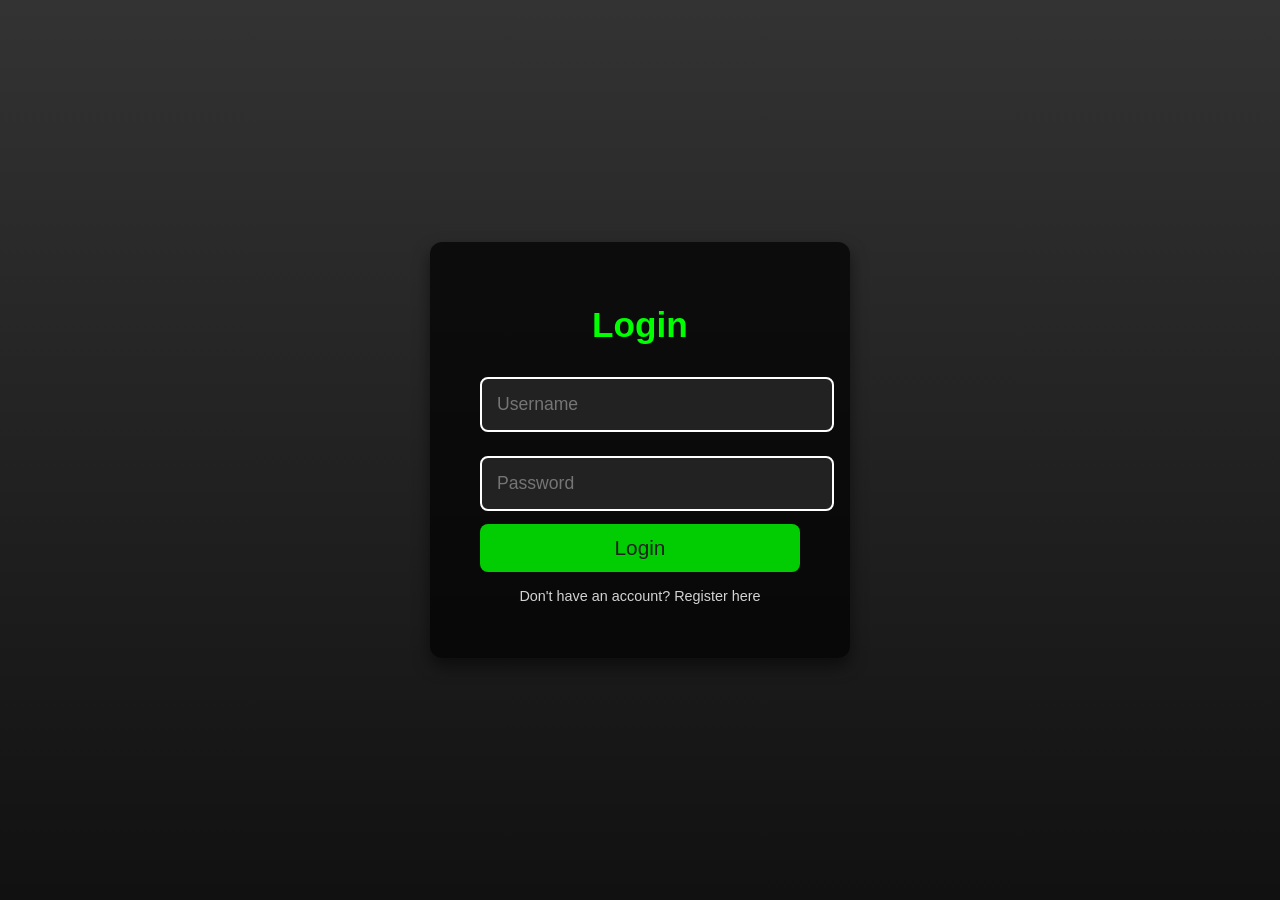
<file: index.html>
<!DOCTYPE html>
<html lang="en">
<head>
    <meta charset="UTF-8">
    <meta name="viewport" content="width=device-width, initial-scale=1.0">
    <title>Login Page</title>
    <style>
        body {
            background: linear-gradient(to bottom, #333, #111);
            color: white;
            font-family: 'Roboto', sans-serif;
            margin: 0;
            padding: 0;
            height: 100vh;
            display: flex;
            justify-content: center;
            align-items: center;
            text-align: center;
            transition: all 0.3s ease-in-out;
        }

        .login-container {
            background-color: rgba(0, 0, 0, 0.7);
            padding: 40px 50px;
            border-radius: 12px;
            box-shadow: 0 8px 16px rgba(0, 0, 0, 0.5);
            width: 320px;
            animation: fadeIn 0.8s ease-out;
            transition: transform 0.3s ease-in-out;
        }

        .login-container:hover {
            transform: scale(1.05);
        }

        h1 {
            font-size: 2.2em;
            margin-bottom: 20px;
            color: #00ff00;
            font-family: 'Poppins', sans-serif;
            font-weight: 600;
        }

        input {
            width: 100%;
            padding: 15px;
            margin: 12px 0;
            border: 2px solid #fff;
            border-radius: 8px;
            background-color: #222;
            color: #fff;
            font-size: 1.1em;
            outline: none;
            transition: all 0.3s ease-in-out;
        }

        input:focus {
            border-color: #00ff00;
            background-color: #333;
        }

        button {
            width: 100%;
            padding: 12px;
            background-color: #00ff00ca;
            color: #222;
            border: none;
            border-radius: 8px;
            font-size: 1.3em;
            cursor: pointer;
            transition: all 0.3s ease-in-out;
            margin-top: 1px;
        }

        button:hover {
            background-color: #00cc00;
            box-shadow: 0 8px 12px rgba(0, 255, 0, 0.4);
        }

        .error {
            color: red;
            margin-top: 15px;
            font-size: 1em;
        }

        .register-link {
            margin-top: 10px;
            font-size: 0.9em;
            color: lightgray;
        }

        .register-link a {
            color: lightgray;
            text-decoration: none;
        }

        .register-link a:hover {
            color: #fff;
            text-decoration: underline;
        }

        @keyframes fadeIn {
            0% {
                opacity: 0;
                transform: scale(0.8);
            }
            100% {
                opacity: 1;
                transform: scale(1);
            }
        }

    </style>
</head>
<body>
    <div class="login-container">
        <h1>Login</h1>
        <form id="loginForm">
            <input type="text" id="username" placeholder="Username" required><br>
            <input type="password" id="password" placeholder="Password" required><br>
            <button type="submit" id="sumbit">Login</button>
        </form>
        <p id="errorMessage" class="error"></p>
        <p class="register-link">Don't have an account? <a href="/register">Register here</a></p>
    </div>

    <script>
        // Handle login
        document.getElementById('loginForm').addEventListener('submit', function(event) {
            event.preventDefault();

            const username = document.getElementById('username').value;
            const password = document.getElementById('password').value;
            const errorMessage = document.getElementById('errorMessage');

            // Check if the username exists in localStorage and if the password matches
            const storedPassword = localStorage.getItem(username);
            if (storedPassword && storedPassword === password) {
                errorMessage.textContent = '';
                // Redirect to home.html after successful login
                window.location.href = '/home';
            } else {
                errorMessage.textContent = 'Invalid username or password.';
            }
        });
    </script>
</body>
</html>
</file>
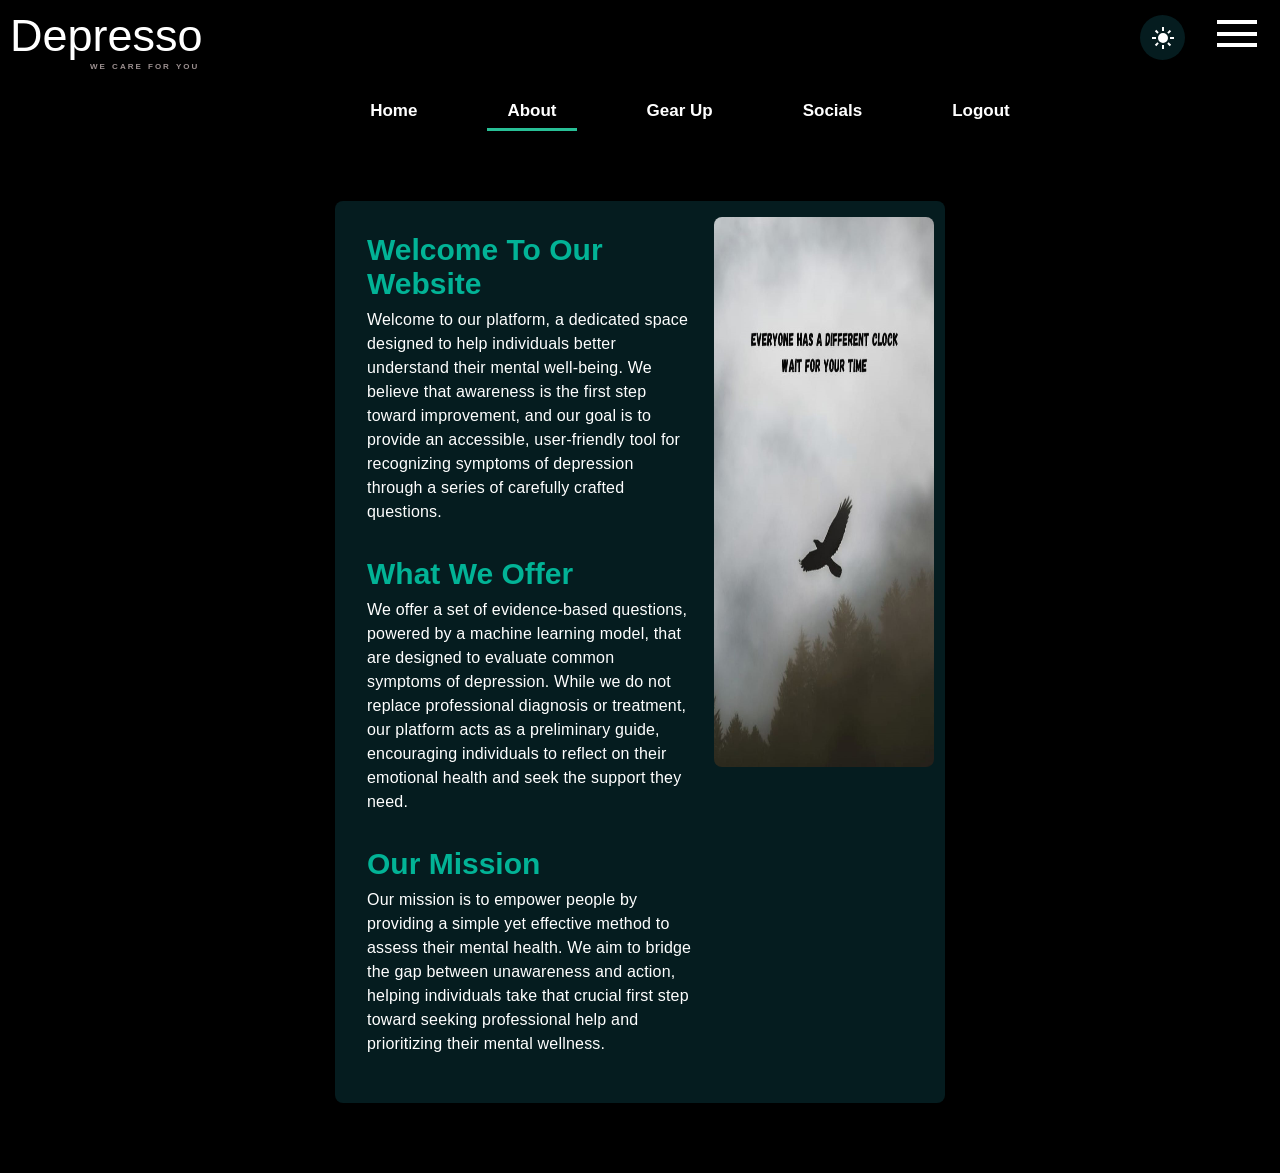
<file: templates/about.html>
<!DOCTYPE html>
<html lang="en">
<head>
    <meta charset="UTF-8">
    <meta name="viewport" content="width=device-width, initial-scale=1.0">
    <title>About Us</title>
    <link rel="stylesheet" href="/static/css/about.css">
</head>
<body>
    <div class="headi">
    Depresso<br>
    <div class="subtxt"> WE CARE FOR YOU
    </div>  </div>
      
    
        <button id="theme-switch">
            <svg xmlns="http://www.w3.org/2000/svg" height="24px" viewBox="0 -960 960 960" width="24px"><path d="M480-280q-83 0-141.5-58.5T280-480q0-83 58.5-141.5T480-680q83 0 141.5 58.5T680-480q0 83-58.5 141.5T480-280ZM200-440H40v-80h160v80Zm720 0H760v-80h160v80ZM440-760v-160h80v160h-80Zm0 720v-160h80v160h-80ZM256-650l-101-97 57-59 96 100-52 56Zm492 496-97-101 53-55 101 97-57 59Zm-98-550 97-101 59 57-100 96-56-52ZM154-212l101-97 55 53-97 101-59-57Z"/></svg>
            <svg xmlns="http://www.w3.org/2000/svg" height="24px" viewBox="0 -960 960 960" width="24px"><path d="M480-120q-150 0-255-105T120-480q0-150 105-255t255-105q14 0 27.5 1t26.5 3q-41 29-65.5 75.5T444-660q0 90 63 153t153 63q55 0 101-24.5t75-65.5q2 13 3 26.5t1 27.5q0 150-105 255T480-120Z"/></svg>
        </button>
  
  

<div class="menu-icon" id="menuIcon">
  <div class="menu-container">
    <div class="hamburger" onclick="toggleMenu()">
        <div class="bar"></div>
        <div class="bar"></div>
        <div class="bar"></div>
    </div>
    <div class="menu">
        <div class="menu-content">
            <nav class="nave"> 
                <ul class="navul">
                  <li><a href="/home" class="nav-ite active">Home</a></li>
                  <li><a href="/about" class="nav-ite">About</a></li>
                  <li><a href="/abc" class="nav-ite">Gear Up</a></li>
                  <li><a href="https://www.instagram.com/alvy_shajan/" class="nav-ite">Socials</a></li>
                  <li><a href="/" class="nav-ite" > Logout</a></li>
                </ul>
                    </nav>
            <a href="/gameinterface">
                <div class="coming-soon">Have Some Fun...</div>
            </a>
            <div class="message">Stay tuned for more updates!</div>
        </div>
    </div>
</div>
</div>
    <div > <nav class="navbar"> 
        <ul class="nav-links">
            <li><a href="/home" class="nav-item ">Home</a></li>
            <li><a href="/about" class="nav-item active">About</a></li>
            <li><a href="/abc" class="nav-item">Gear Up</a></li>
            <li><a href="https://www.instagram.com/alvy_shajan/" class="nav-item">Socials</a></li>
            <li><a href="/" class="nav-item" > Logout</a></li>
        </ul>
            </nav> </div>
    <header>
    <section class="about-section">
        
        <div class="about-content">
            <h2>Welcome To Our Website</h2>
            <p>
                Welcome to our platform, a dedicated space designed to help individuals better understand their mental well-being. We believe that awareness is the first step toward improvement, and our goal is to provide an accessible, user-friendly tool for recognizing symptoms of depression through a series of carefully crafted questions.
            </p>
            <br>
                <h2>What We Offer</h2>
                <p>We offer a set of evidence-based questions, powered by a machine learning model, that are designed to evaluate common symptoms of depression. While we do not replace professional diagnosis or treatment, our platform acts as a preliminary guide, encouraging individuals to reflect on their emotional health and seek the support they need.
            </p><br>
            <h2>Our Mission</h2>
        <p>
        Our mission is to empower people by providing a simple yet effective method to assess their mental health. We aim to bridge the gap between unawareness and action, helping individuals take that crucial first step toward seeking professional help and prioritizing their mental wellness.
        </p> </div>
        <div class="about-image">
            <img src="/static/images/61.webp" alt="About Us Image">
        </div>
    </section>
  </header>
    <script src="/static/js/darkmode.js"></script>
    <script src="/static/js/about.js"></script>
</body>
</html>
</file>
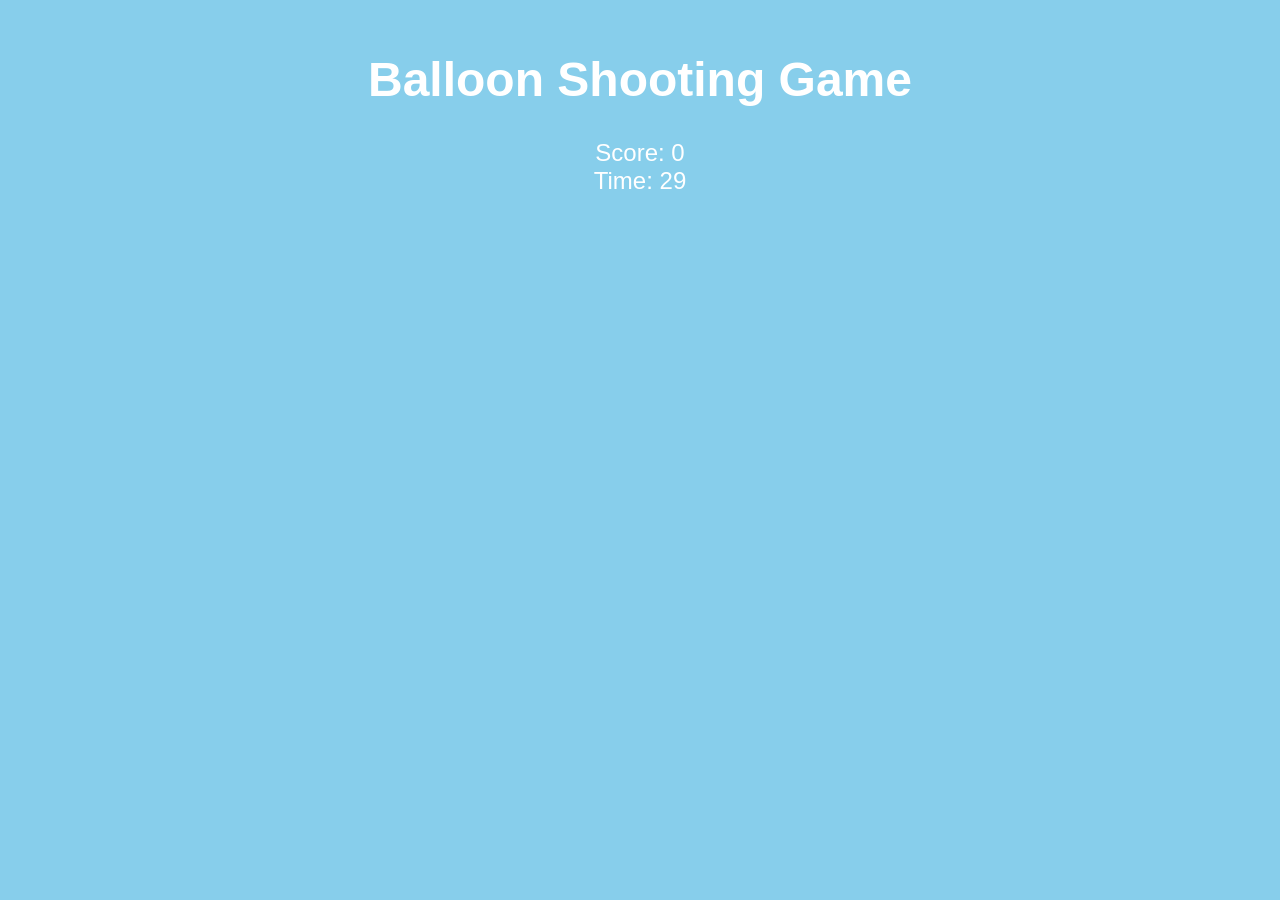
<file: templates/balloon.html>
<!DOCTYPE html>
<html lang="en">
<head>
    <meta charset="UTF-8">
    <meta name="viewport" content="width=device-width, initial-scale=1.0">
    <title>Balloon Shooting Game</title>
    <style>
        body {
            background-color: #87CEEB; /* Light blue sky background */
            font-family: 'Arial', sans-serif;
            text-align: center;
            padding: 20px;
            margin: 0;
        }

        h1 {
            font-size: 3em;
            color: white;
        }

        .balloon {
            position: absolute;
            bottom: -100px;
            background-color: #FF6347; /* Tomato red color for balloons */
            border-radius: 50%;
            width: 60px;
            height: 80px;
            cursor: pointer;
            box-shadow: 0 4px 6px rgba(0, 0, 0, 0.3);
        }

        #score {
            font-size: 1.5em;
            color: white;
            margin-top: 20px;
        }

        #timer {
            font-size: 1.5em;
            color: white;
        }

        #gameOver {
            font-size: 2em;
            color: white;
            display: none;
        }

    </style>
</head>
<body>
    <h1>Balloon Shooting Game</h1>
    <div id="score">Score: 0</div>
    <div id="timer">Time: 30</div>
    <div id="gameOver">Game Over! Your score: <span id="finalScore"></span></div>

    <script>
        let score = 0;
        let timeRemaining = 30;
        let gameInterval;
        let balloonInterval;

        // Function to create and shoot a balloon
        function createBalloon() {
            const balloon = document.createElement('div');
            balloon.classList.add('balloon');
            balloon.style.left = Math.random() * 100 + '%'; // Random position
            balloon.style.animation = `balloonAnimation 5s linear forwards`;

            // When balloon is clicked, increase score and remove it
            balloon.onclick = function () {
                score++;
                document.getElementById('score').innerText = `Score: ${score}`;
                balloon.remove(); // Remove the balloon when clicked
            };

            document.body.appendChild(balloon);
        }

        // Function to update the timer
        function updateTimer() {
            timeRemaining--;
            document.getElementById('timer').innerText = `Time: ${timeRemaining}`;

            if (timeRemaining <= 0) {
                clearInterval(gameInterval);
                clearInterval(balloonInterval);
                document.getElementById('gameOver').style.display = 'block';
                document.getElementById('finalScore').innerText = score;
            }
        }

        // Function to start the game
        function startGame() {
            score = 0;
            timeRemaining = 30;
            document.getElementById('score').innerText = `Score: ${score}`;
            document.getElementById('timer').innerText = `Time: ${timeRemaining}`;
            document.getElementById('gameOver').style.display = 'none';

            gameInterval = setInterval(updateTimer, 1000); // Update timer every second
            balloonInterval = setInterval(createBalloon, 1500); // Create a balloon every 1.5 seconds
        }

        // Start the game when the page loads
        startGame();

        // Keyframe animation for balloon movement
        const style = document.createElement('style');
        style.innerHTML = `
            @keyframes balloonAnimation {
                0% {
                    bottom: -100px;
                    transform: scale(1);
                }
                50% {
                    transform: scale(1.2);
                }
                100% {
                    bottom: 100%;
                    transform: scale(1);
                    opacity: 0;
                }
            }
        `;
        document.head.appendChild(style);
    </script>
</body>
</html>
</file>
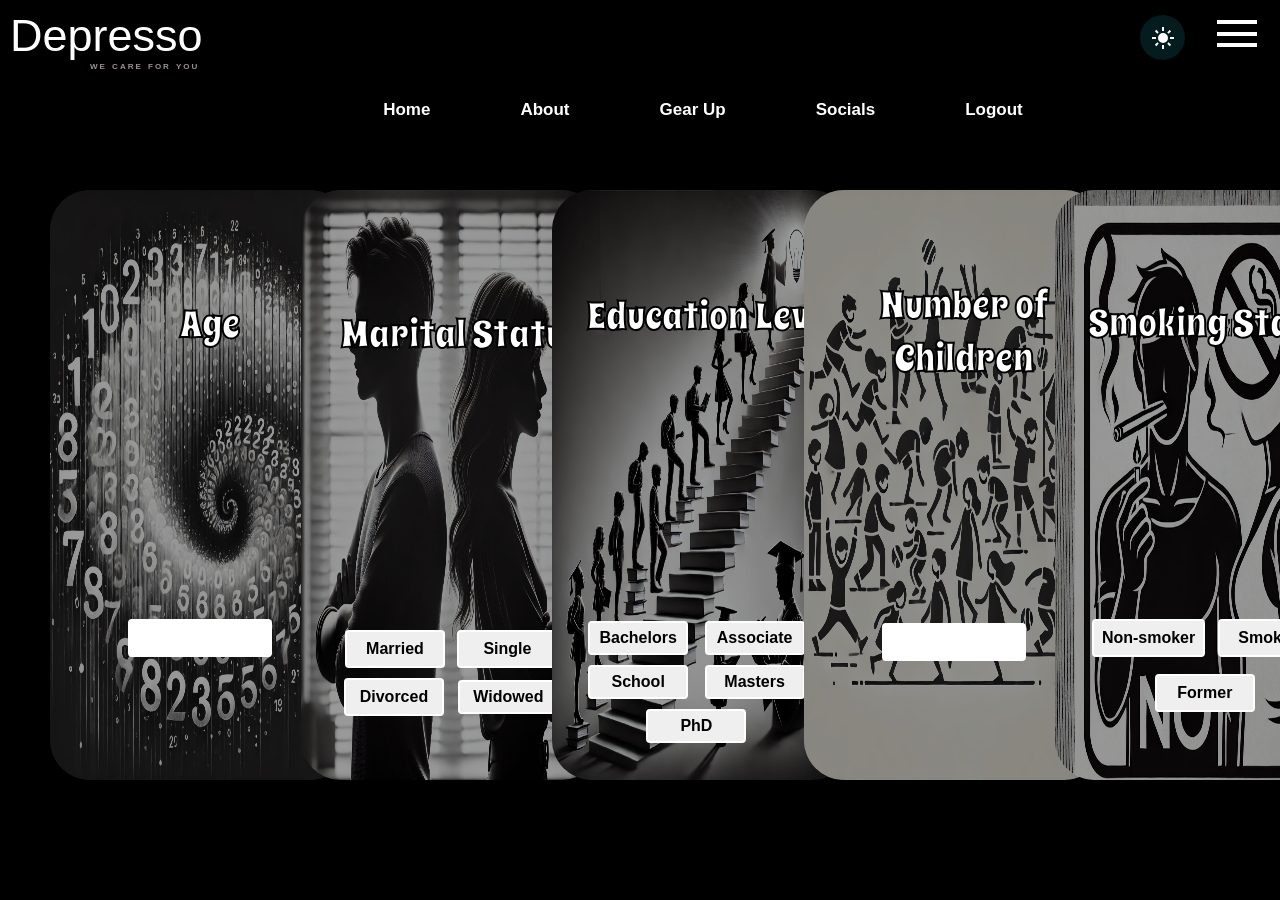
<file: templates/depresso.html>
<!DOCTYPE html>
<html lang="en">
<head>
  <meta charset="UTF-8">
  <meta name="viewport" content="width=device-width, initial-scale=1">
  <title>Depresso</title>
  <link rel="stylesheet" href="/static/css/depresso.css">
</head>
<body>
  <div class="headi">
    Depresso<br>
    <div class="subtxt"> WE CARE FOR YOU
    </div>  </div>
      

    <button id="theme-switch">
      <svg xmlns="http://www.w3.org/2000/svg" height="24px" viewBox="0 -960 960 960" width="24px"><path d="M480-280q-83 0-141.5-58.5T280-480q0-83 58.5-141.5T480-680q83 0 141.5 58.5T680-480q0 83-58.5 141.5T480-280ZM200-440H40v-80h160v80Zm720 0H760v-80h160v80ZM440-760v-160h80v160h-80Zm0 720v-160h80v160h-80ZM256-650l-101-97 57-59 96 100-52 56Zm492 496-97-101 53-55 101 97-57 59Zm-98-550 97-101 59 57-100 96-56-52ZM154-212l101-97 55 53-97 101-59-57Z"/></svg>
      <svg xmlns="http://www.w3.org/2000/svg" height="24px" viewBox="0 -960 960 960" width="24px"><path d="M480-120q-150 0-255-105T120-480q0-150 105-255t255-105q14 0 27.5 1t26.5 3q-41 29-65.5 75.5T444-660q0 90 63 153t153 63q55 0 101-24.5t75-65.5q2 13 3 26.5t1 27.5q0 150-105 255T480-120Z"/></svg>
  </button>

  <div class="menu-icon" id="menuIcon">
    <div class="menu-container">
        <div class="hamburger" onclick="toggleMenu()">
            <div class="bar"></div>
            <div class="bar"></div>
            <div class="bar"></div>
        </div>
        <div class="menu">
          <div class="menu-content"> 
          <nav class="nave"> 
            <ul class="navul">
              <li><a href="/home" class="nav-ite active">Home</a></li>
              <li><a href="/about" class="nav-ite">About</a></li>
              <li><a href="/abc" class="nav-ite">Gear Up</a></li>
              <li><a href="https://www.instagram.com/alvy_shajan/" class="nav-ite">Socials</a></li>
              <li><a href="/" class="nav-ite" > Logout</a></li>
            </ul>
                </nav>
            
              <a href="/gameinterface">
                <p class="coming-soon">Have Some Fun...</p>
            </a>
                <p class="message">Stay tuned for more updates!</p>
            </div>
        </div>
    </div>
  </div>
  

  &ensp;&ensp;&ensp;
    <main class="main-content">
      <div > <nav class="navbar"> 
        <ul class="nav-links">
          <li><a href="/home" class="nav-item">Home</a></li>
              <li><a href="/about" class="nav-item">About</a></li>
              <li><a href="/abc" class="nav-item">Gear Up</a></li>
              <li><a href="https://www.instagram.com/alvy_shajan/" class="nav-item">Socials</a></li>
              <li><a href="/" class="nav-item" > Logout</a></li>
        </ul>
            </nav> </div>
      
      
  
      <div class="button-container">
        <button id="prev-btn" class="arrow left">&#8249;</button>
        <button id="next-btn" class="arrow right">&#8250;</button>
    </div>
  <div class="container">
    <form id="predictForm" action="/predict" method="POST">
      <div id="inputFields">
      <div class="video-grid">
        <div class="video-item">
          <img src="/static/images/age.webp"  class="image-item"  alt="Self-Identity"> 
        <div class="overlay-content">
        <div class="qst" id="one"style="font-size: 38px;"><br>Age</div>&ensp;
        <div class="yep">
          <input id="numb" name="Age" type="number" required>
      
          </div>
      </div>
    </div>
        <div class="video-item">
          <img src="/static/images/married.webp"  class="image-item" alt="Self-Identity">
          <div class="overlay-content">
          <div class="qst" id="two" style="font-size: 38px;"><br>Marital Status</div>&ensp;
          <div class="yep">
            <button type="button" id="ma" onclick="selectOption('Marital Status', 0, this)"><b>Married</b></button>&ensp;
            <button type="button" id="uma" onclick="selectOption('Marital Status', 1, this)"><b>Single</b></button>
            <button type="button" id="divo" onclick="selectOption('Marital Status', 2, this)"><b>Divorced</b></button>
            <button type="button" id="wid" onclick="selectOption('Marital Status', 3, this)"><b>Widowed</b></button>
            <input type="hidden" id="Marital Status" name="Marital Status" required>
            </div>
        </div>
      </div>
        <div class="video-item">
          <img src="/static/images/education.webp" class="image-item" alt="Self-Identity">
          <div class="overlay-content">
          <div class="qst" id="three" style="font-size: 38px;"><br>Education Level</div>&ensp;
          <div class="yep">
            <button type="button" id="bd" onclick="selectOption('Education Level', 2, this)"><b>Bachelors</b></button>
            <button type="button" id="ad" onclick="selectOption('Education Level', 1, this)"><b>Associate</b></button>
            <button type="button" id="hs" onclick="selectOption('Education Level', 0, this)"><b>School</b></button>
            <button type="button" id="md" onclick="selectOption('Education Level', 3, this)"><b>Masters</b></button>
            <button type="button" id="pd" onclick="selectOption('Education Level', 4, this)"><b>PhD</b></button>
            <input type="hidden" id="Education Level" name="Education Level" required>
            </div>
        </div>
      </div>
        <div class="video-item">
          
          <img src="/static/images/child.webp" class="image-item" alt="Self-Identity">
          <div class="overlay-content">
          <div class="qst" id="four" style="font-size: 38px;"><br>Number of Children</div>&ensp;
          <div class="yep">
            <input id="Children" name="Number of Children" type="number" required>
        
            </div>
        </div>
      </div>
        <div class="video-item">
          <img src="/static/images/smoke.webp"  class="image-item" alt="Self-Identity">
          <div class="overlay-content">
          <div class="qst" id="five" style="font-size: 38px;"><br>Smoking Status</div>&ensp;
          <div class="yep">
            <button type="button" id="ns" onclick="selectOption('Smoking Status', 0, this)"><b>Non-smoker</b></button>&ensp;
            <button type="button" id="sm" onclick="selectOption('Smoking Status', 2, this)"><b>Smoker</b></button>
            <button type="button" id="fo" onclick="selectOption('Smoking Status', 1, this)"><b>Former</b></button>
            <input type="hidden" id="Smoking Status" name="Smoking Status" required>
            </div>
        </div>
      </div>
        <div class="video-item">
          <img src="/static/images/physical.webp"  class="image-item" alt="Self-Identity">
          <div class="overlay-content">
          <div class="qst"id="six" style="font-size: 38px;"><br>Physical Activity Level</div>&ensp;
          <div class="yep">
            <button type="button"id="act" onclick="selectOption('Physical Activity Level', 2, this)"><b>Active</b></button>&ensp;
            <button type="button"id="sed" onclick="selectOption('Physical Activity Level', 0, this)"><b>Sedentary</b></button>
            <button type="button"id="mod" onclick="selectOption('Physical Activity Level', 1, this)"><b>Moderate</b></button>
            <input type="hidden" id="Physical Activity Level" name="Physical Activity Level" required>
            </div>
        </div>
      </div>
        <div class="video-item">
          <img src="/static/images/employment.webp" class="image-item" alt="Self-Identity">
          <div class="overlay-content">
          <div class="qst" id="seven"style="font-size: 38px;"><br>Employment Status</div>&ensp;
          <div class="yep">
            <button type="button"id="emp"onclick="selectOption('Employment Status', 0, this)"><b>Employed</b></button>&ensp;
            <button type="button"id="ump"onclick="selectOption('Employment Status', 1, this)"><b>Unemployed</b></button>
            <input type="hidden" id="Employment Status" name="Employment Status" required>
            </div>
        </div>
      </div>
         <div class="video-item">
          
          <img src="/static/images/income.webp" class="image-item" alt="Self-Identity">
          <div class="overlay-content">
          <div class="qst"id="eight" style="font-size: 38px;"><br>Income</div>
          <div class="yep">
            <input id="income" name="Income" type="number" step="0.000001" required>
        
            </div>
        </div>
      </div>
        <div class="video-item">
          
          <img src="/static/images/alcohol.webp" class="image-item" alt="Self-Identity">
          <div class="overlay-content">
          <div class="qst"id="nine" style="font-size: 38px;"><br>Alcohol Consumption</div>&ensp;
          <div class="yep">
            <button type="button"id="low"onclick="selectOption('Alcohol Consumption', 1, this)"><b>Non-Alcholic</b></button>&ensp;
            <button type="button"id="med"onclick="selectOption('Alcohol Consumption', 0, this)"><b>Moderate</b></button>
            <button type="button"id="high"onclick="selectOption('Alcohol Consumption', 2, this)"><b>Alcoholic</b></button>
            <input type="hidden" id="Alcohol Consumption" name="Alcohol Consumption" required>
            </div>
        </div>
      </div>

      <div class="video-item">
          
        <img src="/static/images/dietry.webp"  class="image-item" alt="Self-Identity">
        <div class="overlay-content">
        <div class="qst" id="ten"style="font-size: 38px;"><br>Dietary Habits</div>&ensp;
        <div class="yep">
          <button type="button"id="hea"onclick="selectOption('Dietary Habits', 0, this)"><b>Healthy</b></button>&ensp;
          <button type="button"id="mode"onclick="selectOption('Dietary Habits', 2, this)"><b>Moderate</b></button>
          <button type="button"id="unh"onclick="selectOption('Dietary Habits', 1, this)"><b>Unhealthy</b></button>&ensp;
          <input type="hidden" id="Dietary Habits" name="Dietary Habits" required>
          </div>
      </div>
    </div>
    <div class="video-item">
          
      <img src="/static/images/slee.webp" class="image-item" alt="Self-Identity">
      <div class="overlay-content">
      <div class="qst" id="eleven" style="font-size: 38px;"><br>Sleep Patterns</div>&ensp;
      <div class="yep">
        <button type="button"id="go"onclick="selectOption('Sleep Patterns', 2, this)"><b>Good</b></button>&ensp;
        <button type="button"id="fai"onclick="selectOption('Sleep Patterns', 0, this)"><b>Fair</b></button>
        <button type="button"id="po"onclick="selectOption('Sleep Patterns', 1, this)"><b>Poor</b></button>
        <input type="hidden" id="Sleep Patterns" name="Sleep Patterns" required>
        </div>
    </div>
  </div>
  <div class="video-item">
          
    <img src="/static/images/mental.webp" class="image-item" alt="Self-Identity">
    <div class="overlay-content">
    <div class="qst" id="tweleve" style="font-size: 38px;"><br>History of Mental Illness</div>&ensp;
    <div class="yep">
      <button type="button"id="ye0"onclick="selectOption('History of Mental Illness', 1, this)"><b>YES</b></button>&ensp;
      <button type="button"id="no0"onclick="selectOption('History of Mental Illness', 0, this)"><b>NO</b></button>
      <input type="hidden" id="History of Mental Illness" name="History of Mental Illness" required>
      </div>
  </div>
</div>

<div class="video-item">
  <img src="/static/images/substance.webp"  class="image-item" alt="Self-Identity">
  <div class="overlay-content">
  <div class="qst" id="thirteen"style="font-size: 38px;"><br>History of Substance Abuse</div>&ensp;
  <div class="yep">
    <button type="button"id="ye1"onclick="selectOption('History of Substance Abuse', 1, this)"><b>YES</b></button>&ensp;
    <button type="button"id="no1"onclick="selectOption('History of Substance Abuse', 0, this)"><b>NO</b></button>
    <input type="hidden" id="History of Substance Abuse" name="History of Substance Abuse" required>
    </div>
</div>
</div>
<div class="video-item">
  <img src="/static/images/familyhis.webp"  class="image-item" alt="Self-Identity">
  <div class="overlay-content">
  <div class="qst" id="fourteen" style="font-size: 38px;"><br>Family History of Depression</div>&ensp;
  <div class="yep">
    <button type="button"id="ye2"onclick="selectOption('Family History of Depression', 1, this)"><b>YES</b></button>&ensp;
    <button type="button"id="no2"onclick="selectOption('Family History of Depression', 0, this)"><b>NO</b></button>
    <input type="hidden" id="Family History of Depression" name="Family History of Depression" required>
  </div>
 </div>
</div>
    <div class="video-item">
    <button type="submit" class="pred" id="pr" ><b>Predict</b></button>
    
   </div> 
  </div>
 </div>
</div>

</form>
  </main>
  <script src="/static/js/depresso.js"></script>
  <script src="/static/js/darkmode.js"></script>
</body>
</html>
</file>
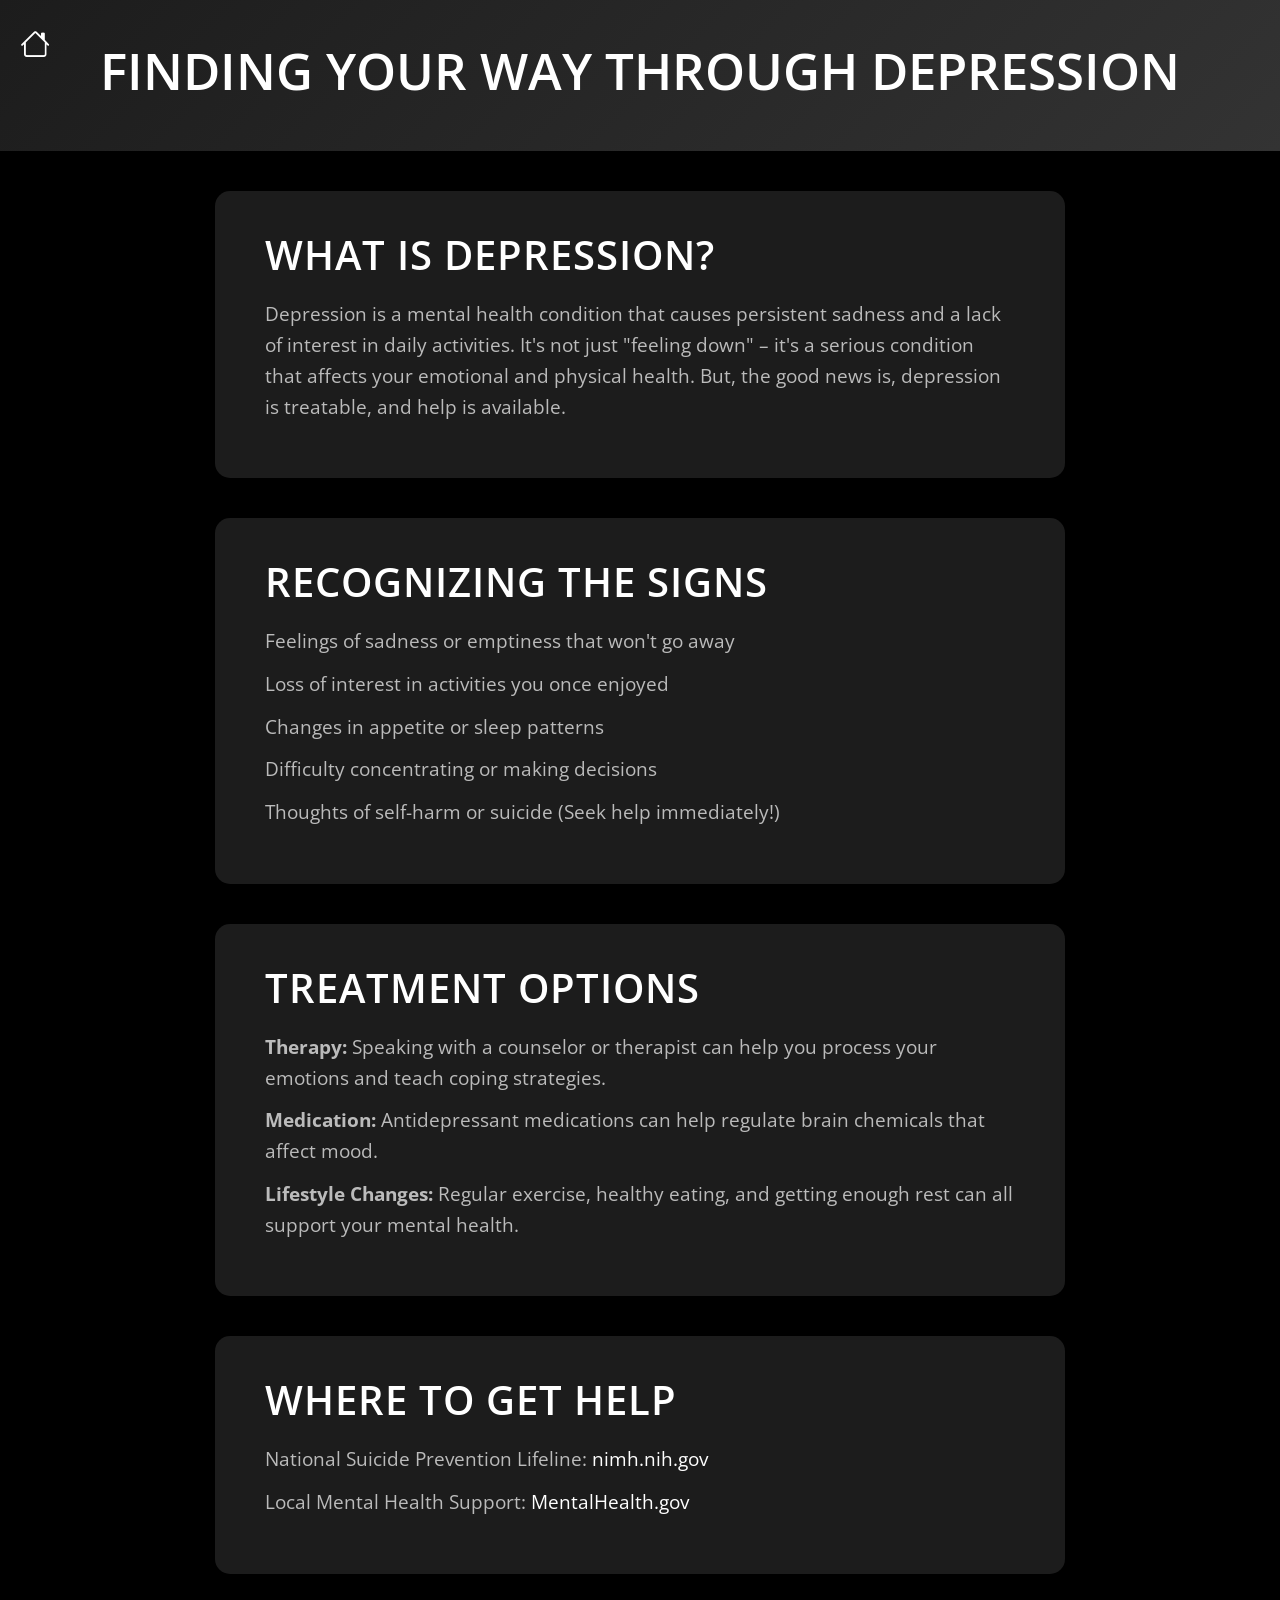
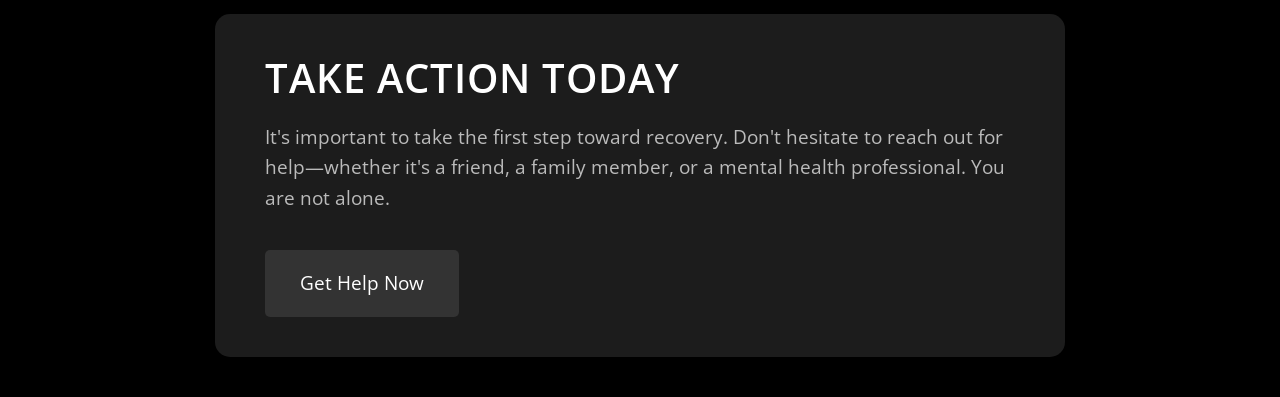
<file: templates/exp.html>
<!DOCTYPE html>
<html lang="en">
<head>
    <meta charset="UTF-8">
    <meta name="viewport" content="width=device-width, initial-scale=1.0">
    <meta http-equiv="X-UA-Compatible" content="ie=edge">
    <title>Understanding Depression</title>
    <link href="https://fonts.googleapis.com/css2?family=Open+Sans:wght@300;400;600&display=swap" rel="stylesheet">
    <!-- Bootstrap CSS -->
    <link href="https://cdn.jsdelivr.net/npm/bootstrap@5.3.0-alpha1/dist/css/bootstrap.min.css" rel="stylesheet">

    <!-- Bootstrap Icons -->
    <link href="https://cdn.jsdelivr.net/npm/bootstrap-icons/font/bootstrap-icons.css" rel="stylesheet">

    <style>
        /* General Body Styles */
        body {
            font-family: 'Open Sans', sans-serif;
            background-color: #000; /* Black Background */
            color: #fff; /* White Text */
            margin: 0;
            padding: 0;
            line-height: 1.6;
        }

        a {
            text-decoration: none;
        }

        h1, h2 {
            color: #fff;
            font-weight: 600;
        }

        /* Header Styles */
        header {
            text-align: left;
            padding: 40px 50px;
            background: linear-gradient(135deg, #1c1c1c, #333); /* Dark Gradient */
            position: relative;
        }

        header h1 {
            font-size: 3.2em;
            margin-bottom: 10px;
            text-transform: uppercase;
            text-align: center;
        }

        .atxt {
            position: absolute;
            top: 20px;
            left: 20px;
            font-size: 30px;
        }

        .atxt a {
            color: #fff;
            transition: color 0.3s;
        }

        .atxt a:hover {
            color: #bbb;
        }

        /* Section Styles */
        section {
            margin: 40px auto;
            max-width: 850px;
            padding: 40px 50px;
            background: #1c1c1c; /* Dark Background for Sections */
            border-radius: 15px;
            box-shadow: 0 6px 15px rgba(0, 0, 0, 0.6);
            margin-bottom: 40px;
        }

        section h2 {
            font-size: 2.5em;
            margin-bottom: 20px;
            color: #fff;
            text-transform: uppercase;
            letter-spacing: 1px;
        }

        section p, section ul {
            font-size: 1.2em;
            color: #bbb; /* Light Gray Text */
        }

        ul {
            list-style-type: none;
            padding-left: 0;
        }

        ul li {
            margin-bottom: 12px;
        }

        /* Button Styles */
        button {
            background-color: #333; /* Dark Button */
            color: white;
            font-size: 1.2em;
            padding: 18px 35px;
            border: none;
            border-radius: 5px;
            cursor: pointer;
            margin-top: 20px;
            transition: background-color 0.3s, transform 0.3s;
        }

        button a {
            color: white;
            text-decoration: none;
        }

        button:hover {
            background-color: #444; /* Lighter Gray on Hover */
            transform: translateY(-4px);
        }

        /* Footer Styles */
        footer {
            text-align: center;
            padding: 30px;
            background-color: #111;
            font-size: 1.2em;
            color: #bbb;
        }

        /* Hover Effects */
        section li:hover {
            color: #fff;
            transition: color 0.3s;
        }

        /* Media Queries for Responsiveness */
        @media (max-width: 768px) {
            body {
                padding: 10px;
            }

            header h1 {
                font-size: 2.5em;
            }

            section {
                padding: 25px;
            }

            button {
                padding: 15px 30px;
            }
        }
    </style>
</head>
<body>
    <header>
        <h1>Finding Your Way Through Depression</h1>
        <div class="atxt">
            <a href="/home">
                <i class="bi bi-house"></i>
            </a>
        </div>
    </header>
    
    <section class="intro">
        <h2>What is Depression?</h2>
        <p>Depression is a mental health condition that causes persistent sadness and a lack of interest in daily activities. It's not just "feeling down" – it's a serious condition that affects your emotional and physical health. But, the good news is, depression is treatable, and help is available.</p>
    </section>

    <section class="symptoms">
        <h2>Recognizing the Signs</h2>
        <ul>
            <li>Feelings of sadness or emptiness that won't go away</li>
            <li>Loss of interest in activities you once enjoyed</li>
            <li>Changes in appetite or sleep patterns</li>
            <li>Difficulty concentrating or making decisions</li>
            <li>Thoughts of self-harm or suicide (Seek help immediately!)</li>
        </ul>
    </section>

    <section class="treatments">
        <h2>Treatment Options</h2>
        <ul>
            <li><strong>Therapy:</strong> Speaking with a counselor or therapist can help you process your emotions and teach coping strategies.</li>
            <li><strong>Medication:</strong> Antidepressant medications can help regulate brain chemicals that affect mood.</li>
            <li><strong>Lifestyle Changes:</strong> Regular exercise, healthy eating, and getting enough rest can all support your mental health.</li>
        </ul>
    </section>

    <section class="resources">
        <h2>Where to Get Help</h2>
        <ul>
            <li>National Suicide Prevention Lifeline: <a href="https://www.nimh.nih.gov/health/topics/suicide-prevention" style="color:white">nimh.nih.gov</a></li>
            <li>Local Mental Health Support: <a href="https://www.who.int/health-topics/mental-health#tab=tab_1" style="color: #fff;">MentalHealth.gov</a></li>
        </ul>
    </section>

    <section class="cta">
        <h2>Take Action Today</h2>
        <p>It's important to take the first step toward recovery. Don't hesitate to reach out for help—whether it's a friend, a family member, or a mental health professional. You are not alone.</p>
        <button><a href="https://www.mentalhealth.gov">Get Help Now</a></button>
    </section>

    
</body>
</html>
</file>
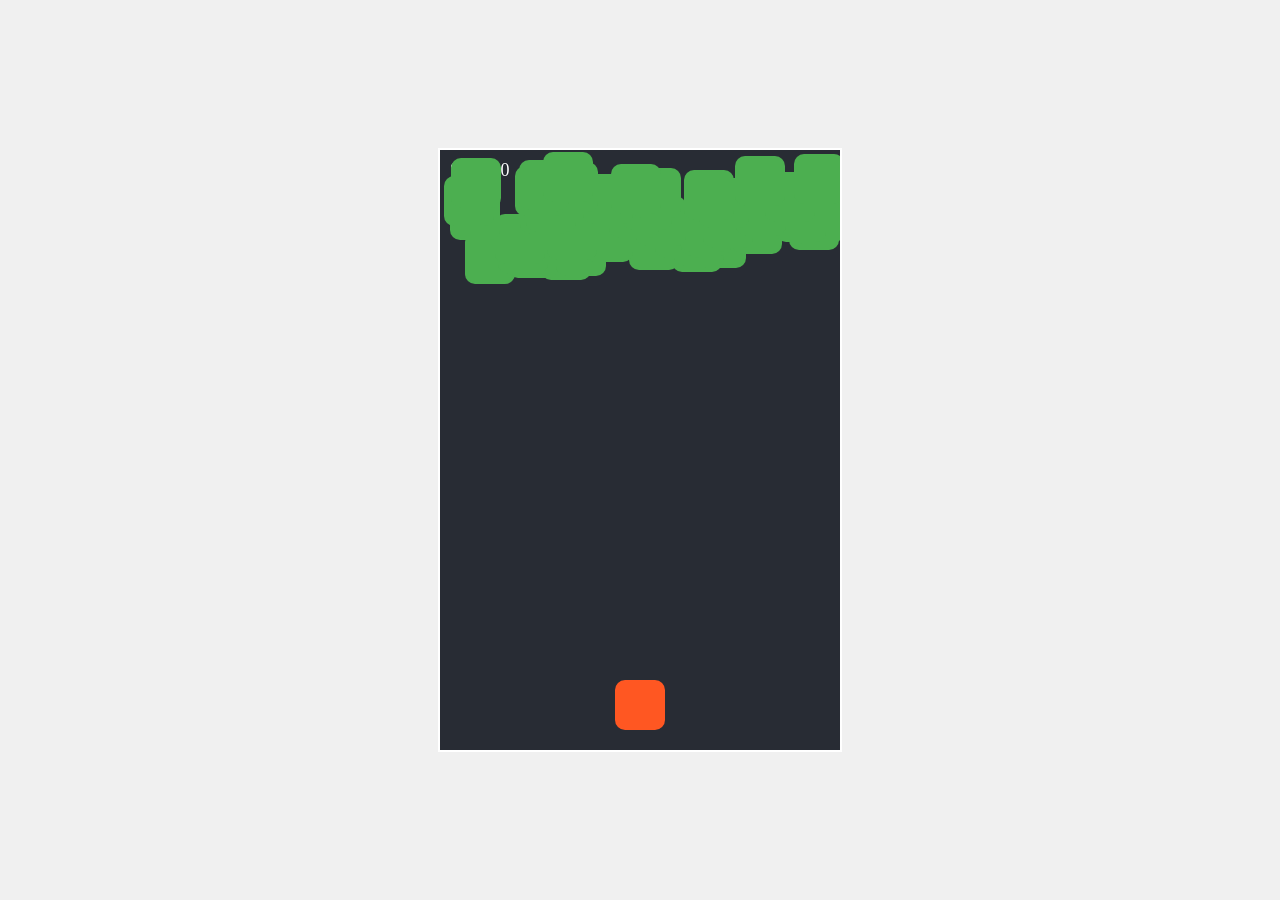
<file: templates/flappy.html>
<!DOCTYPE html>
<html lang="en">
<head>
  <meta charset="UTF-8">
  <meta name="viewport" content="width=device-width, initial-scale=1.0">
  <title>Catch the Falling Blocks Game</title>
  <link rel="stylesheet" href="/static/css/flappy.css">
</head>
<body>
  <div id="game-container">
    <div id="player"></div>
    <div id="score">Score: 0</div>
    <div id="game-over" class="hidden">Game Over</div>
    <div id="blocks"></div>
  </div>
  <script src="/static/js/flappy.js"></script>
</body>
</html>
</file>
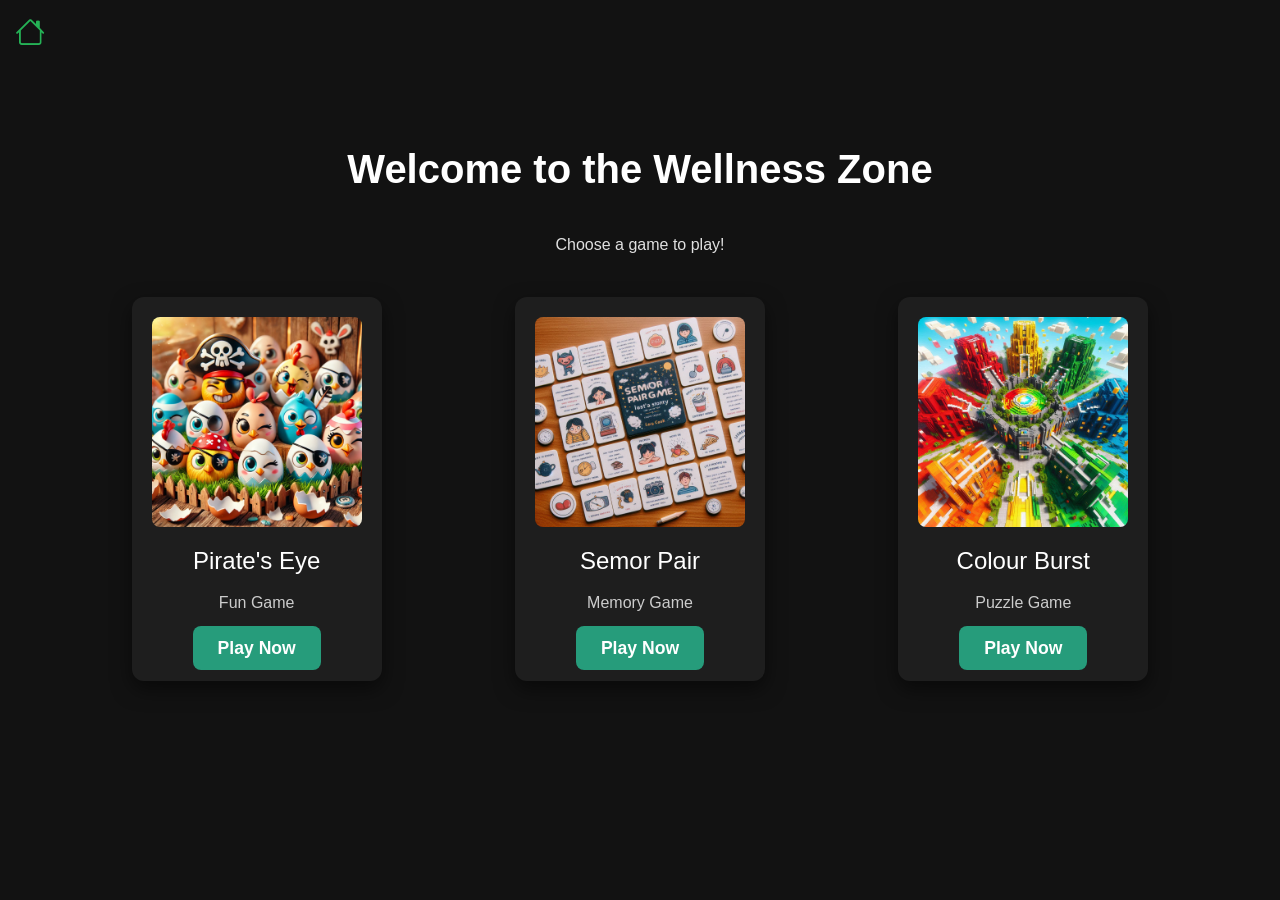
<file: templates/game interface.html>
<!DOCTYPE html>
<html lang="en">
<head>
    <!-- Bootstrap CSS -->
    <link href="https://cdn.jsdelivr.net/npm/bootstrap@5.3.0-alpha1/dist/css/bootstrap.min.css" rel="stylesheet">

    <!-- Bootstrap Icons -->
    <link href="https://cdn.jsdelivr.net/npm/bootstrap-icons/font/bootstrap-icons.css" rel="stylesheet">
    <meta charset="UTF-8">
    <meta name="viewport" content="width=device-width, initial-scale=1.0">
    <title>Games Hub</title>
    <style>
        body {
            font-family: 'Arial', sans-serif;
            margin: 0;
            padding: 0;
            background-color: #121212;
            color: #e0e0e0;
        }
        .container {
            max-width: 1200px;
            margin: auto;
            padding: 40px;
            text-align: center;
        }
        h1 {
            font-size: 2.5em;
            color: #fff;
            margin-bottom: 40px;
            font-weight: bold;
        }
        .game-box {
            display: flex;
            justify-content: space-around;
            flex-wrap: wrap;
            gap: 30px;
            margin-top: 40px;
        }
        .game-card {
            background: #1e1e1e;
            border-radius: 12px;
            width: 250px;
            padding: 20px;
            text-align: center;
            box-shadow: 0 8px 20px rgba(0, 0, 0, 0.5);
            transition: transform 0.3s ease, box-shadow 0.3s ease;
        }
        .game-card:hover {
            transform: translateY(-10px);
            box-shadow: 0 15px 30px rgba(0, 0, 0, 0.7);
        }
        .game-card img {
            width: 100%;
            height: auto;
            border-radius: 8px;
            margin-bottom: 20px;
        }
        .game-card h2 {
            color: #fff;
            font-size: 1.5em;
            margin-bottom: 15px;
        }
        .game-card p {
            color: #ccc;
            font-size: 1em;
            margin-bottom: 20px;
        }
        .play-button {
            text-decoration: none;
            background-color: #269c7b;
            color: #fff;
            padding: 12px 25px;
            border-radius: 8px;
            font-size: 1.1em;
            font-weight: bold;
            transition: background-color 0.3s ease, transform 0.3s ease;
        }
        .play-button:hover {
            background-color: #046c3c;
            transform: scale(1.05);
        }
    .atxt{
    text-decoration: none;
    color: rgb(168, 54, 54); /* Change default text color to white */
    font-size: 30px;
    margin-left: 15px;
    position: relative; /* To position the underline effect */
    transition: color 0.3s ease; /* Smooth color transition */
    margin-top: 10px;
    margin-bottom: 50px;
    font-weight: bold;
    
    
    
}
#att{
    background-color: rgb(5, 143, 97);
}
.atxt:hover,
.atxt.active {
  color:rgb(88, 86, 86); /* Change color on hover or active state */
}

    </style>
</head>
<body>
    <div class="atxt" >
        <a href="/home">
            <i class="bi bi-house" style="color: rgb(37, 178, 86);"></i>

        </a>
    </div>
    <div class="container">
        <h1>Welcome to the Wellness Zone</h1>
        <p>Choose a game to play!</p>
        <div class="game-box">
            <div class="game-card">
                <img src="/static/images/egg.webp" alt="Game 1">
                <h2>Pirate's Eye</h2>
                <p>Fun Game</p>
                <a href="/egghen" class="play-button">Play Now</a>
            </div>
            <div class="game-card">
                <img src="/static/images/semor pair.webp" alt="Game 2">
                <h2>Semor Pair</h2>
                <p>Memory Game</p>
                <a href="/memorypair" class="play-button">Play Now</a>
            </div>
            <div class="game-card">
                <img src="/static/images/minecraft.webp" alt="Game 3">
                <h2>Colour Burst</h2>
                <p>Puzzle Game</p>
                <a href="/colourburst" class="play-button">Play Now</a>
            </div>
            
        </div>
    </div>
</body>
</html>
</file>
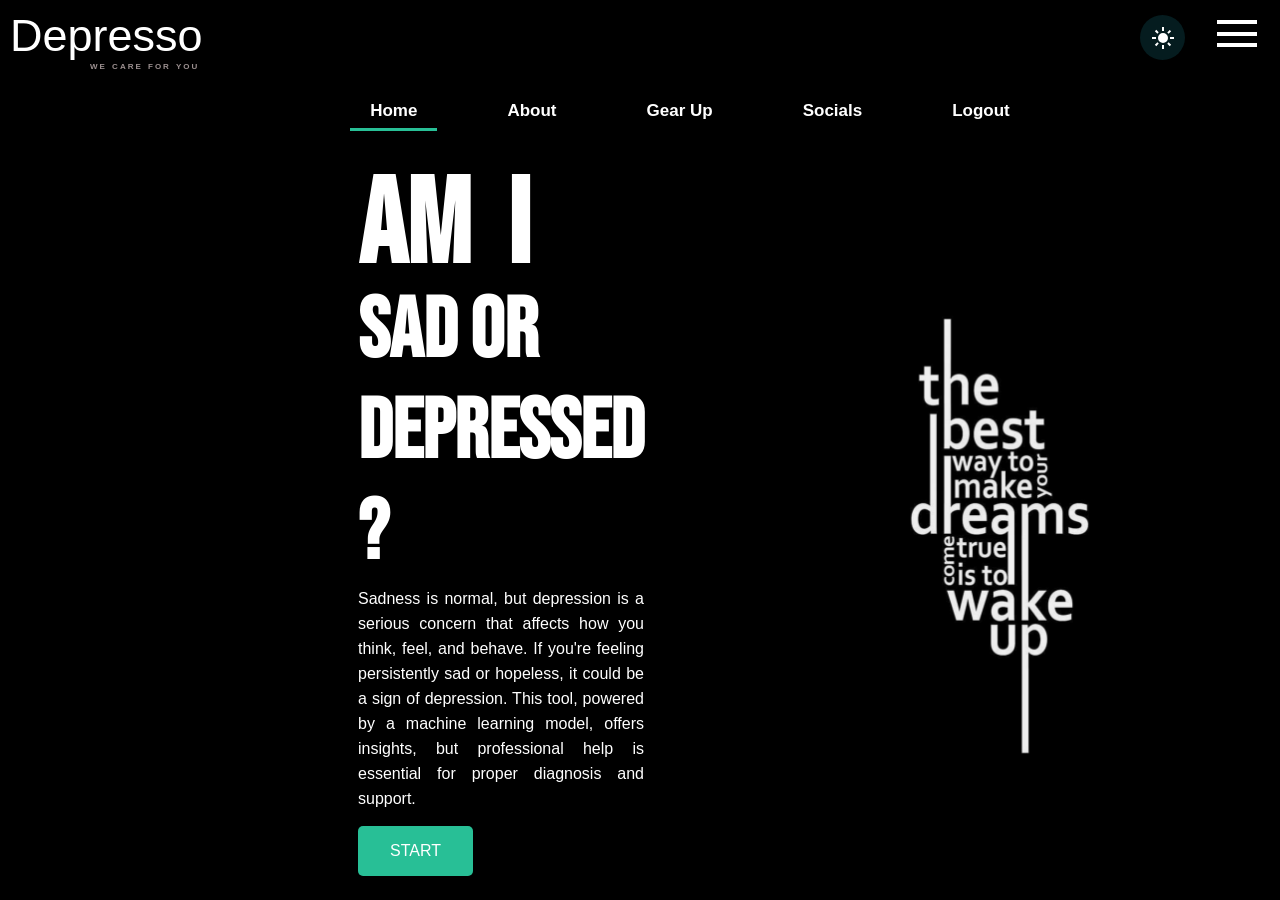
<file: templates/home.html>
<!DOCTYPE html>
<html lang="en">
  <head>
    <meta charset="UTF-8" />
    <meta name="viewport" content="width=device-width, initial-scale=1.0" />
    <link rel="stylesheet" href="/static/css/home.css" />
    <title>Depresso </title>
  </head>
  <body>
    
      
    <div class="headi">
      Depresso<br>
      <div class="subtxt"> WE CARE FOR YOU
      </div>  </div>
        
      <button id="theme-switch">
        <svg xmlns="http://www.w3.org/2000/svg" height="24px" viewBox="0 -960 960 960" width="24px"><path d="M480-280q-83 0-141.5-58.5T280-480q0-83 58.5-141.5T480-680q83 0 141.5 58.5T680-480q0 83-58.5 141.5T480-280ZM200-440H40v-80h160v80Zm720 0H760v-80h160v80ZM440-760v-160h80v160h-80Zm0 720v-160h80v160h-80ZM256-650l-101-97 57-59 96 100-52 56Zm492 496-97-101 53-55 101 97-57 59Zm-98-550 97-101 59 57-100 96-56-52ZM154-212l101-97 55 53-97 101-59-57Z"/></svg>
        <svg xmlns="http://www.w3.org/2000/svg" height="24px" viewBox="0 -960 960 960" width="24px"><path d="M480-120q-150 0-255-105T120-480q0-150 105-255t255-105q14 0 27.5 1t26.5 3q-41 29-65.5 75.5T444-660q0 90 63 153t153 63q55 0 101-24.5t75-65.5q2 13 3 26.5t1 27.5q0 150-105 255T480-120Z"/></svg>
    </button>
            <div class="menu-icon" id="menuIcon">
              <div class="menu-container">
                <div class="hamburger" onclick="toggleMenu()">
                    <div class="bar"></div>
                    <div class="bar"></div>
                    <div class="bar"></div>
                </div>
                <div class="menu">
                    <div class="menu-content">
                        <nav class="nave"> 
                          <ul class="navul">
                            <li><a href="/home" class="nav-ite active">Home</a></li>
                            <li><a href="/about" class="nav-ite">About</a></li>
                            <li><a href="/abc" class="nav-ite">Gear Up</a></li>
                            <li><a href="https://www.instagram.com/alvy_shajan/" class="nav-ite">Socials</a></li>
                            <li><a href="/" class="nav-ite" > Logout</a></li>
                          </ul>
                              </nav>
                              <a href="/gameinterface">
                                <p class="coming-soon">Have Some Fun...</p>
                            </a>
                                <p class="message">Stay tuned for more updates!</p>
                    </div>
                </div>
            </div>
          </div>
            
           <div > <nav class="navbar"> 
            <ul class="nav-links">
              <li><a href="/home" class="nav-item active">Home</a></li>
              <li><a href="/about" class="nav-item">About</a></li>
              <li><a href="/abc" class="nav-item">Gear Up</a></li>
              <li><a href="https://www.instagram.com/alvy_shajan/" class="nav-item">Socials</a></li>
              <li><a href="/" class="nav-item" > Logout</a></li>
            </ul>
                </nav> </div>
                
      <header class="header">
        <div class="content1">
         <div  id="st"><h1><span>Am&ensp;I </span></div>
         <div id="nd"><h2>Sad or Depressed ?</h2></div>
          <div id="para">
          <p>
           
Sadness is normal, but depression is a serious concern that affects how you think, feel, and behave. If you're feeling persistently sad or hopeless, it could be a sign of depression. This tool, powered by a machine learning model, offers insights, but professional help is essential for proper diagnosis and support.
           </p></div>
          <button class="bttn"onclick="window.location.href='/depresso'">START</button>
        </div></div>
        
        <div class="image">
          <span class="image__bg"></span>
          <img src="/static/images/ab3.webp" alt="header image" />
          
            
        </div>
      </header>
    </div>
    <script src="/static/js/home.js"></script>
    <script src="/static/js/darkmode.js"></script>
    <script>
      function checkLogin() {
        // Check if the user is logged in (using localStorage, sessionStorage, or a cookie)
        const isLoggedIn = localStorage.getItem('loggedIn'); // Assume a flag in localStorage

        if (isLoggedIn === 'true') {
          // Redirect to the quiz page if logged in
          window.location.href = '/depresso';
        } else {
          // Redirect to the login page if not logged in
          window.location.href = '/login';
        }
      }
      

    </script>
  </body>
</html>
</file>
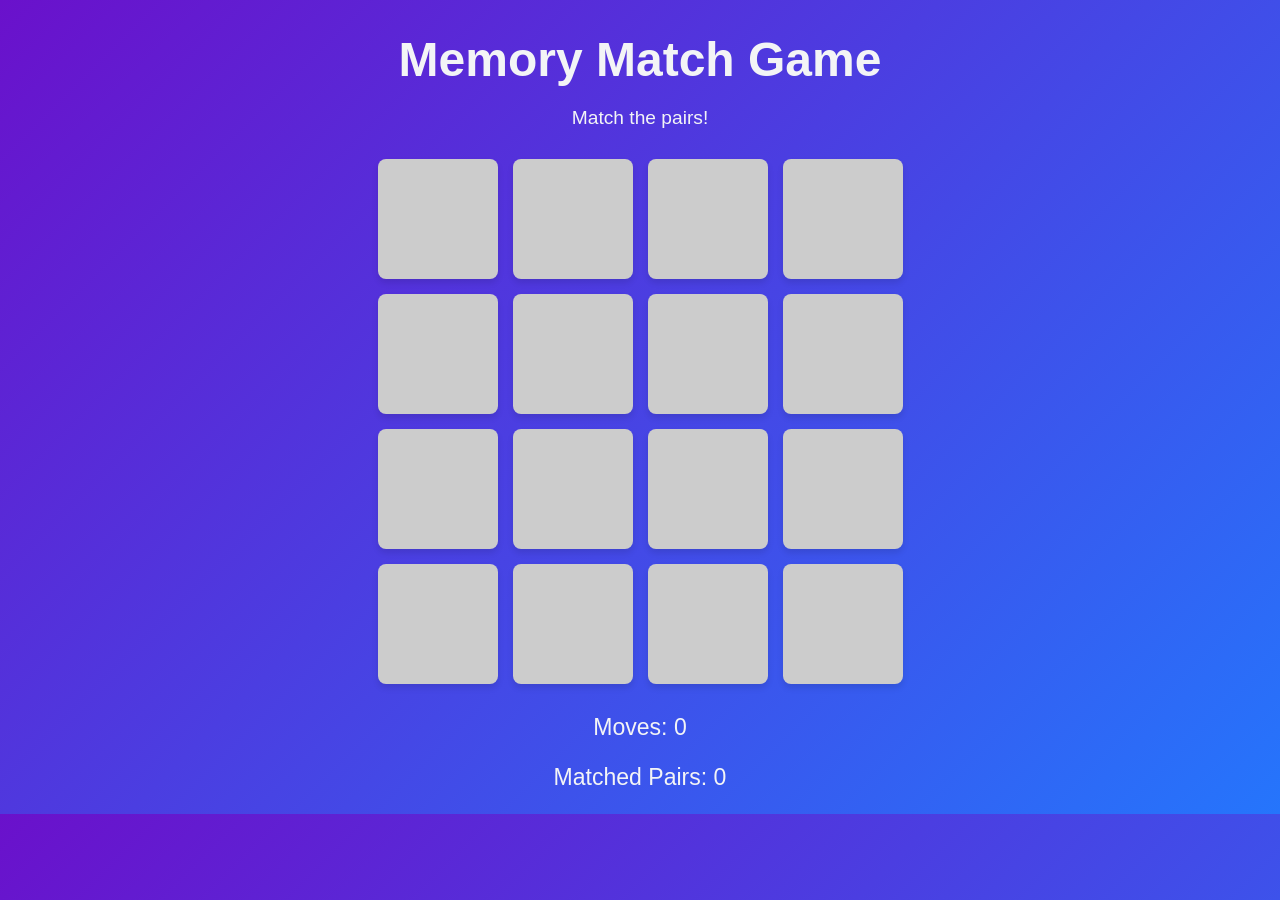
<file: templates/memorypair.html>
<!DOCTYPE html>
<html lang="en">
<head>
    <meta charset="UTF-8">
    <meta name="viewport" content="width=device-width, initial-scale=1.0">
    <title>Memory Match Game</title>
    <style>
        /* General styling */
        body {
            font-family: 'Arial', sans-serif;
            background: linear-gradient(135deg, #6a11cb 0%, #2575fc 100%);
            color: #fff;
            text-align: center;
            padding: 0px;
            margin: 0;
        }

        h1 {
            font-size: 3em;
            color: #f3f4f6;
            margin-bottom: 20px;
        }

        p {
            font-size: 1.2em;
            color: #f3f4f6;
        }

        /* Board Layout */
        .board {
            display: grid;
            grid-template-columns: repeat(4, 120px);
            grid-template-rows: repeat(4, 120px);
            gap: 15px;
            justify-content: center;
            margin: 30px auto;
            max-width: 500px;
        }

        .card {
            width: 120px;
            height: 120px;
            background-color: #ccc;
            display: flex;
            align-items: center;
            justify-content: center;
            font-size: 18px;
            color: #000;
            border-radius: 8px;
            cursor: pointer;
            transition: transform 0.3s, background-color 0.3s;
            box-shadow: 0 4px 6px rgba(0, 0, 0, 0.1);
        }

        .card:hover {
            transform: scale(1.05);
        }

        .flipped {
            background-color: lightgreen;
            box-shadow: 0 8px 12px rgba(0, 0, 0, 0.2);
        }

        /* Scoreboard and Feedback */
        #scoreboard {
            font-size: 1.2em;
            margin-top: 20px;
            color: #f3f4f6;
        }

        #feedback {
            margin-top: 20px;
            font-size: 1.5em;
            font-weight: bold;
            color: #ffd700;
        }

        #rewards {
            margin-top: 10px;
            font-size: 1.3em;
            font-weight: bold;
            color: #ffd700;
        }

        /* Buttons and Interactive Elements */
        button {
            background-color: #2575fc;
            color: white;
            padding: 12px 25px;
            font-size: 1.2em;
            border: none;
            border-radius: 8px;
            cursor: pointer;
            margin-top: 30px;
            transition: background-color 0.3s;
        }

        button:hover {
            background-color: #6a11cb;
        }

        /* Responsive Design */
        /* For smaller screens, reduce card size and adjust grid */
        @media (max-width: 768px) {
            .board {
                grid-template-columns: repeat(4, 90px); /* Still 4 columns, but smaller tiles */
                grid-template-rows: repeat(4, 90px);
                max-width: 400px;
            }

            .card {
                width: 90px;
                height: 90px;
                font-size: 16px;
            }

            h1 {
                font-size: 2.5em;
            }

            #scoreboard,
            #feedback,
            #rewards {
                font-size: 1em;
            }
        }

        @media (max-width: 480px) {
            .board {
                grid-template-columns: repeat(3, 80px); /* 3 columns for smaller screens */
                grid-template-rows: repeat(4, 80px);
                max-width: 320px;
            }

            .card {
                width: 80px;
                height: 80px;
                font-size: 14px;
            }

            h1 {
                font-size: 2.2em;
            }

            #scoreboard,
            #feedback,
            #rewards {
                font-size: 0.9em;
            }

            button {
                font-size: 1em;
                padding: 10px 20px;
            }
        }

        /* For very small screens (e.g., smartphones) */
        @media (max-width: 360px) {
            .board {
                grid-template-columns: repeat(2, 70px); /* 2 columns for very small screens */
                grid-template-rows: repeat(4, 70px);
                max-width: 270px;
            }

            .card {
                width: 70px;
                height: 70px;
                font-size: 12px;
            }

            h1 {
                font-size: 2em;
            }

            #scoreboard,
            #feedback,
            #rewards {
                font-size: 0.8em;
            }

            button {
                font-size: 0.9em;
                padding: 8px 18px;
            }
        }
    </style>
</head>
<body>
    <h1>Memory Match Game</h1>
    <p>Match the pairs!</p>
    <div class="board" id="board"></div>

    <div id="scoreboard">
        <p>Moves: <span id="moveCount">0</span></p>
        <p>Matched Pairs: <span id="matchedCount">0</span></p>
    </div>
    
    <div id="feedback"></div>
    <div id="rewards"></div>

    <script>
        const cards = ['You are strong', 'You matter', 'Keep going', 'You are loved', 'Stay positive', 'You are enough', 'Believe in yourself', 'You are resilient'];
        let shuffledCards = [...cards, ...cards].sort(() => Math.random() - 0.5); // Duplicate and shuffle cards
        let flippedCards = [];
        let matchedCards = 0;
        let moveCount = 0;
        const totalPairs = cards.length;
        
        function createBoard() {
            const board = document.getElementById('board');
            shuffledCards.forEach((card, index) => {
                const cardElement = document.createElement('div');
                cardElement.classList.add('card');
                cardElement.setAttribute('data-id', index);
                cardElement.onclick = () => flipCard(cardElement, card);
                board.appendChild(cardElement);
            });
        }

        function flipCard(cardElement, cardValue) {
            if (flippedCards.length < 2 && !cardElement.classList.contains('flipped')) {
                cardElement.textContent = cardValue;
                cardElement.classList.add('flipped');
                flippedCards.push({ element: cardElement, value: cardValue });
                moveCount++;
                updateScoreboard();

                if (flippedCards.length === 2) {
                    checkMatch();
                }
            }
        }

        function checkMatch() {
            if (flippedCards[0].value === flippedCards[1].value) {
                matchedCards++;
                updateFeedback(`You matched a pair! Well done!`);
                flippedCards = [];
                if (matchedCards === totalPairs) {
                    setTimeout(() => endGame(true), 500);  // Delay to show message before ending game
                }
            } else {
                updateFeedback('Not a match, try again!');
                setTimeout(() => {
                    flippedCards.forEach(card => card.element.textContent = '');
                    flippedCards.forEach(card => card.element.classList.remove('flipped'));
                    flippedCards = [];
                }, 1000);
            }
        }

        function updateScoreboard() {
            document.getElementById('moveCount').textContent = moveCount;
            document.getElementById('matchedCount').textContent = matchedCards;
        }

        function updateFeedback(message) {
            const feedbackElement = document.getElementById('feedback');
            feedbackElement.textContent = message;
        }

        function endGame(isWon) {
            let rewardMessage = '';
            if (isWon) {
                rewardMessage = `Congratulations! You matched all pairs in ${moveCount} moves!`;
                rewardMessage += ` You win a gold star! 🌟`;
            } else {
                rewardMessage = 'Game Over! Better luck next time.';
            }
            document.getElementById('rewards').textContent = rewardMessage;

            // Reset game state
            setTimeout(() => {
                matchedCards = 0;
                moveCount = 0;
                updateScoreboard();
                document.getElementById('feedback').textContent = '';
                document.getElementById('rewards').textContent = '';
                shuffledCards = [...cards, ...cards].sort(() => Math.random() - 0.5);
                document.getElementById('board').innerHTML = '';
                createBoard();
            }, 3000); // Reset after 3 seconds
        }

        createBoard();
    </script>
</body>
</html>
</file>
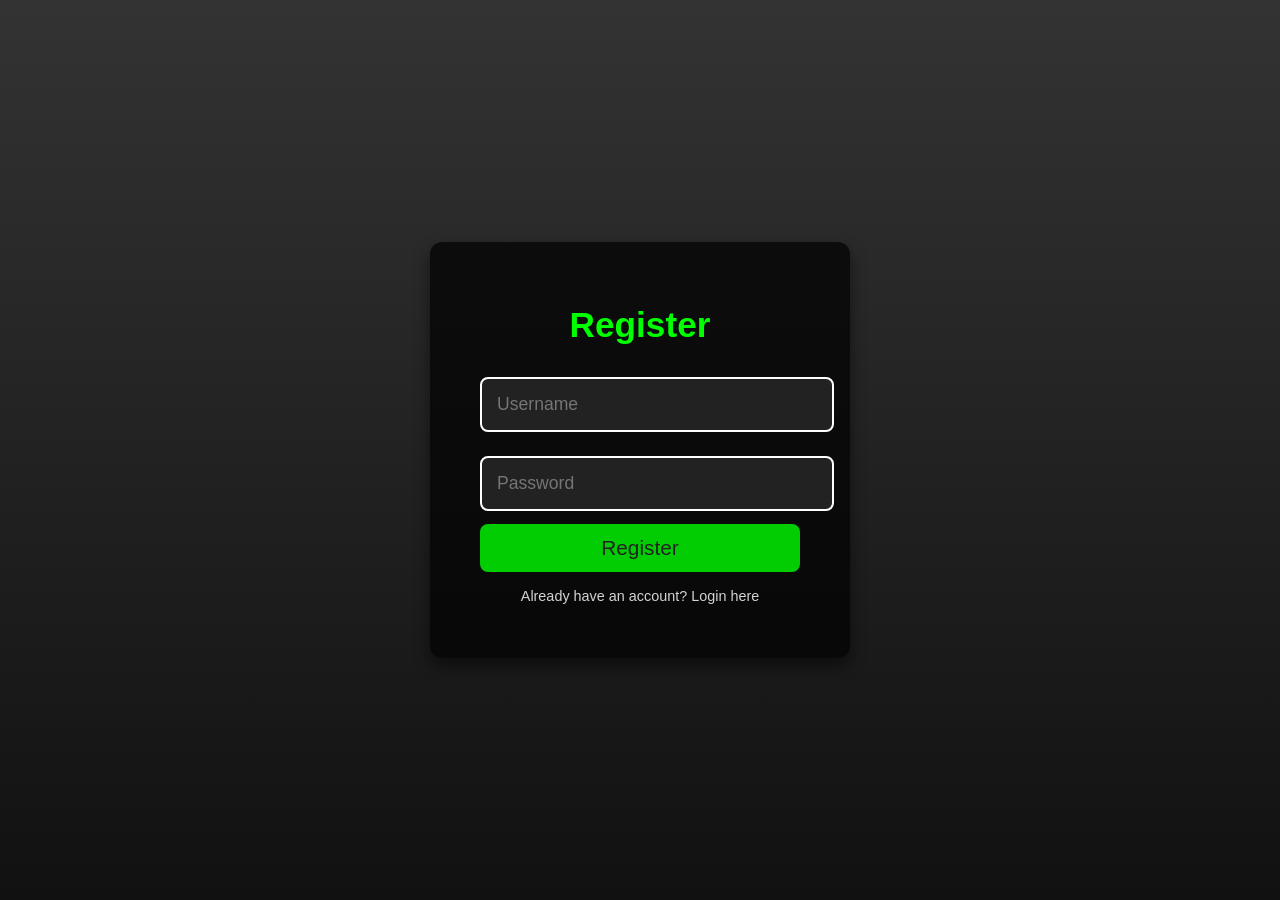
<file: templates/register.html>
<!DOCTYPE html>
<html lang="en">
<head>
    <meta charset="UTF-8">
    <meta name="viewport" content="width=device-width, initial-scale=1.0">
    <title>Register Page</title>
    <style>
        body {
            background: linear-gradient(to bottom, #333, #111);
            color: white;
            font-family: 'Roboto', sans-serif;
            margin: 0;
            padding: 0;
            height: 100vh;
            display: flex;
            justify-content: center;
            align-items: center;
            text-align: center;
            transition: all 0.3s ease-in-out;
        }

        .register-container {
            background-color: rgba(0, 0, 0, 0.7);
            padding: 40px 50px;
            border-radius: 12px;
            box-shadow: 0 8px 16px rgba(0, 0, 0, 0.5);
            width: 320px;
            animation: fadeIn 0.8s ease-out;
            transition: transform 0.3s ease-in-out;
        }

        .register-container:hover {
            transform: scale(1.05);
        }

        h1 {
            font-size: 2.2em;
            margin-bottom: 20px;
            color: #00ff00;
            font-family: 'Poppins', sans-serif;
            font-weight: 600;
        }

        input {
            width: 100%;
            padding: 15px;
            margin: 12px 0;
            border: 2px solid #fff;
            border-radius: 8px;
            background-color: #222;
            color: #fff;
            font-size: 1.1em;
            outline: none;
            transition: all 0.3s ease-in-out;
        }

        input:focus {
            border-color: #00ff00;
            background-color: #333;
        }

        button {
            width: 100%;
            padding: 12px;
            background-color: #00ff00ca;
            color: #222;
            border: none;
            border-radius: 8px;
            font-size: 1.3em;
            cursor: pointer;
            transition: all 0.3s ease-in-out;
            margin-top: 1px;
        }

        button:hover {
            background-color: #00cc00;
            box-shadow: 0 8px 12px rgba(0, 255, 0, 0.4);
        }

        .error {
            color: red;
            margin-top: 15px;
            font-size: 1em;
        }

        .login-link {
            margin-top: 10px;
            font-size: 0.9em;
            color: lightgray;
        }

        .login-link a {
            color: lightgray;
            text-decoration: none;
        }

        .login-link a:hover {
            color: #fff;
            text-decoration: underline;
        }


        @keyframes fadeIn {
            0% {
                opacity: 0;
                transform: scale(0.8);
            }
            100% {
                opacity: 1;
                transform: scale(1);
            }
        }

    </style>
</head>
<body>
    <div class="register-container">
        <h1>Register</h1>
        <form id="registerForm">
            <input type="text" id="newUsername" placeholder="Username" required><br>
            <input type="password" id="newPassword" placeholder="Password" required><br>
            <button type="submit">Register</button>
        </form>
        <p id="registerErrorMessage" class="error"></p>
        <p class="login-link">Already have an account? <a href="/">Login here</a></p>
    </div>

    <script>
        // Handle registration
        document.getElementById('registerForm').addEventListener('submit', function(event) {
            event.preventDefault();

            const username = document.getElementById('newUsername').value;
            const password = document.getElementById('newPassword').value;
            const errorMessage = document.getElementById('registerErrorMessage');

            // Check if the username already exists
            if (localStorage.getItem(username)) {
                errorMessage.textContent = 'Username already exists.';
                return;
            }

            // Store the new user's data in localStorage
            localStorage.setItem(username, password);

            // Redirect to the login page
            alert('Registration successful! You can now log in.');
            window.location.href = '/';
        });
    </script>
</body>
</html>
</file>
<file: static/css/about.css>
@import url('https://fonts.googleapis.com/css2?family=Bebas+Neue&family=Poppins:ital,wght@0,100;0,200;0,300;0,400;0,500;0,600;0,700;0,800;0,900;1,100;1,200;1,300;1,400;1,500;1,600;1,700;1,800;1,900&family=Spicy+Rice&display=swap');
/*<div id="imm"><button class="bttn" id="buttt">Register Now</button> </div>*/

/* google fonts-spicy rice astigmatic
/* General Reset  background-color: var(--yt);
  color: var(--pc);*/
* {
  margin: 0;
  padding: 0;
  box-sizing: border-box;
  transform: scale(1.); /* Reduces zoom to 80% */
  transform-origin: 0 0;  /* Sets the scaling origin point */
  
}

/* Remove default link styles */
a {
    color: inherit;            /* Inherit the color from the parent */
    text-decoration: none;     /* Remove underline */
    }
    
    /* Optional: Remove colors on all states */
    a:link, a:visited, a:hover, a:active {
    color: inherit;            /* Remove link color */
    text-decoration: none;     /* Remove underline */
    }

/* Dark Mode Styles */
:root {
    --sc: rgb(0, 0, 0);   /* Primary color */  
    --pc: black;
    --bg: rgb(255, 255, 255);
    --yt: rgba(231, 216, 216, 0.486);
    --pt: #02b396;
    --nv: rgb(0, 0, 0);
    --sh: rgb(156, 144, 144);
    --hd: rgb(123, 160, 48);
    --mc: linear-gradient(to right, #99c1dd, hsl(226, 100%, 89%));
    --ib: rgba(8, 38, 42, 0.744); 
    --dm: rgb(255, 255, 255); 
 

}

/* Light mode */
.darkmode {
    --sc:  repeating-linear-gradient(to right, transparent 0 100px,#25283b22 100px 101px),repeating-linear-gradient(to bottom, transparent 0 100px,#25283b22 100px 101px);  /* Primary color */
    --pc: rgb(255, 255, 255);  /* Secondary color */
    --bg: rgb(0, 0, 0);  /* Background color */
    --yt: rgba(66, 76, 84, 0.92);
    --pt: #00957c;
    --nv: rgb(255, 255, 255);
    --sh: rgb(116, 117, 125);
    --hd: #150e65;
    --bk: linear-gradient(10deg,#151f28,#130b11,#161313 ,#1a0c1b, #000000, #08090a,#1b0b0b,#000000,rgb(0, 0, 0));
    --primary-color: #28bf96;
    --primary-color-dark: #209677;
    --text-dark: #111827;
    --text-light: #6b7280;
    --white: #ffffff;
    --ib: #9ec4a0c1;
    --dm: black;
  }


  #theme-switch{
    height: 45px;
    width: 45px;
    padding: 0;
    border-radius: 50%;
    background-color: var(--ib);
    display: flex;
    justify-content: center;
    align-items: center;
    position: fixed;
    top: 15px;
    right: 95px;
    border: none;
    
  }
  #theme-switch svg{
    fill: var(--dm);
  }
  #theme-switch svg:last-child{
    display: none;
  }
  .darkmode #theme-switch svg:first-child{
    display: none;
  }
  .darkmode #theme-switch svg:last-child{
    display: block;
  }

  @media (width > 900px) {
    .nave{
      display:none;

    }
  }
 
  @media (width < 900px) {
    .nav__links {
      display: none;
    
      
      
    }
    .nav-item{
      display: none;
    

    }
    .headi{
      font-size: 25px!important;
    }
    .subtxt{
      font-size:  4px!important;
      margin-left: -39px!important;
    }
    html, body {
      height: 100%;
      width: 100%; /* Disable both horizontal and vertical scroll on small screens */
      overflow-x: hidden!important;  /* Allow horizontal scrolling */
      overflow-y: auto!important;/* Disable both horizontal and vertical scroll on small screens */
      
    }
    
      body {
        background-image: url('/static/images/5f357be1-9ee9-44c6-a861-ee64f338f03d.webp')!important;
        background-size: cover;
        background-repeat: no-repeat;
        
        
      }
      #theme-switch{
        display: none;
      }
      p{
      font-size: 13px!important;
      text-align: justify;
      word-spacing: -1px;
      }
      .message{
        font-size: 13px!important;
        margin-top: 20px !important;
        
      }
      .about-section{
        background-color: transparent!important;
        margin-top: 0!important;
        

      
      }
      .about-content{
        margin-right: -50px!important;
        margin-left: -350px;
        
      }
      .about-image{
        display: none;
      }
      .hamburger {
        cursor: none !important;
        display: flex;
        flex-direction: column;
        justify-content: space-between;
        width: 2px;
        height: 25px!important;
        
        
    }
    .bar {   
      width: 35px!important;
      height: 3px!important;
    }
    
  
    #st{
          margin-left: -350px;
          font-size: 50px !important;
          margin-top: -50px;
          
    }
  
    #nd{
          margin-left: -350px;
          font-size: 45px !important;
          
          z-index: 10!important;
          margin-top: 10px;
    }
    .menu {
      position: absolute;
      top: 50px;
      left: -200px;
      background-color: #00957ced;
      color: #fff;
      padding: 20px;
      border-radius: 10px;
      width: 220px!important;
      height: 320px!important;
      cursor: none;
      text-align: center;
      transition: left 0.3s ease;
      z-index: 10;
  }
  .menu{
    margin-left: 35px;
    cursor: none;
  }
  .nav-ite{
      display: flex;/* Display list items inline */
      margin-right: 0px; /* Remove margin between items */
      padding: 0 0px; /* Adjust padding if necessary */
      font-size: 15px;
      height: 0px;
      margin-left: -79px;
      cursor:none;
      
      
  } 
  ul {
    list-style-type: none;  /* Removes the default bullet points */
    padding: 0;             /* Optional: Removes padding for better control */
    margin: 0;              /* Optional: Removes margin */
}
.coming-soon{
  font-size: 20px!important;
  font-weight: bold!important;
  color: #92e3cb;
  margin-top:170px!important;
  margin-bottom: 10px!important;
  animation: fadeIn 2s ease-in-out infinite;
}
   
    .navul{
      display: flex;
      flex-direction: column;
      justify-content: space-between;
      align-items: center;
      cursor: pointer;
      width: 60px;
      height: 137px;
      padding: 0;
      margin: 0;
      position: absolute;
      top: 30px;
      right: 1px;
      margin-bottom: 10px!important;
      
      
      
    }
    li{
      padding-top: 0px!important;
      padding-bottom: 36px!important;
    }

   
  }


/* Heading */
.headi{
  font-size: 45px;
  font-family: 'Lucida Sans', 'Lucida Sans Regular', 'Lucida Grande', 'Lucida Sans Unicode', Geneva, Verdana, sans-serif;
  padding-left: 10px;
  padding-top: 10px;
  margin-right: 50px;
  color:var(--bg);
  
}

.subtxt{
  font-size: 8px;
  padding-top: 0px;
  word-spacing: 1px;
  letter-spacing: 2px;
  font-family: 'Lucida Sans', 'Lucida Sans Regular', 'Lucida Grande', 'Lucida Sans Unicode', Geneva, Verdana, sans-serif;
  padding-left: 80px;
  font-weight: 900;
  color: var(--sh);
}

/* Tabs */
.tabs {
  display: flex;
  gap: 10px;
  margin-bottom:5px;
  align-content: center;
  position: relative;
  padding-bottom: 1px;
  flex-direction: row;
  justify-content: space-between;
  align-items: center;
  cursor: pointer;
  width: 1px; 
  height: 12px; 
  top: 2px; 
  right: 20px;
  margin-top: 0px;
  margin-left: 620px; 
  margin-right: 0px;
  
  
}

.tabs button {
  border: none;
  cursor: pointer;
  padding: 30px;
  background-color:transparent;
  color:var(--bg);
  font-size: medium;
  position: relative;
}

.tabs button:hover {
  color:  rgb(141, 132, 132);
}

/* Menu Icon Container */
.menu-container{
  display: flex;
  flex-direction: column;
  justify-content: space-between;
  align-items: center;
  cursor: pointer;
   
  width: 60px; /* Adjusted width of the menu icon */
  height: 27px; /* Adjusted height of the menu icon */
  padding: 0;
  margin: 0;
  position: absolute;
  top: 20px; /* Position it from the top */
  right: 20px; /* Position it to the right */
}


.hamburger {
    cursor: pointer;
    display: flex;
    flex-direction: column;
    justify-content: space-between;
    width: 27px;
    height: 45px;
    z-index: 2;
}


.bar {
  background-color: var(--bg);
  height: 4px;
  width: 40px;
  transition: all 0.3s ease;
}
.menu {
  position: absolute;
  top: 50px;
  left: -200px;
  background-color: #00957ced;
  color: #fff;
  padding: 20px;
  border-radius: 10px;
  width: 220px;
  height: 150px;
  display: none;
  text-align: center;
  transition: left 0.3s ease;
  z-index: 10;
}

.menu.open {
  display: block;
  right: 50px;
}

.menu-content {
  padding: 20px;
}

.coming-soon {
  font-size: 20px;
  font-weight: bold;
  color: #92e3cb;
  margin-bottom: 12px;
  margin-top: -15px;
  animation: fadeIn 2s ease-in-out infinite;
}

.message {
  font-size: 16px;
  color: #fff;
}

@keyframes fadeIn {
  0% { opacity: 0; }
  50% { opacity: 1; }
  100% { opacity: 0; }
}




.hamburger.open .bar:nth-child(1) {
  transform: translateY(5px) rotate(45deg);
}

.hamburger.open .bar:nth-child(2) {
  opacity: 0;
}

.hamburger.open .bar:nth-child(3) {
  transform: translateY(2px) rotate(-45deg);
}







/* Body Styling */
body {
    font-family: Arial, sans-serif;
    background:  var(--sc);
    transition: background-color 0.3s ease, color 0.3s ease;
    display: flex;
    flex-direction: column;
    height: 100vh;
    overflow: hidden;
    background-size: cover;
  
  }



/* About */

header {
    color: #23e57a;
    padding: 20px ;
    
  }
  
 
  .about-section {
    display: flex;
    flex-wrap: wrap;
    max-width: 1350px;
    margin: 50px 315px ;
    padding: 12px;
    background-color: var(--ib);
    border-radius: 8px;
    box-shadow: 0 4px 8px rgba(0, 0, 0, 0.1);
  }/*
  #cbaf9bb0;*/
  .about-content {
    flex: 1 1 60%;
    text-decoration-thickness: 2px;
    padding: 20px;  
    color: var(--bg)
  }
  
  .about-content h2 {
    color: var(--pt);
    margin-bottom: 7px;
    
    
  }
  
  
  .about-image {
    flex: 1 1 35%;
    display:absolute; ;
    justify-content: center;
    align-items: center;
  }
  
  .about-image img {
    max-width: 100%;
    border-radius: 8px;
    height: 550px;
    margin-top: 4px;
    margin-left: 1px;
    margin-bottom: -2px;
  }
  
  h2{
    font-size: 30px;
  }
  
  p{
    line-height: 1.5;
    letter-spacing: .2px;
    margin-bottom: 15px;
  }
    


  .navbar {
    background-color: transparent; /* White background for navbar */
    display: flex;
    justify-content: center; /* Center-align the navigation items */
    position: sticky;
    top: 0; /* Makes it stick at the top on scroll */
    z-index: 1;
    margin-left: 150px;  
  }
  
  .nav-links {
    list-style: none;
    display: flex;
    padding: 0;
    margin: 0;
  }
  

  
  .nav-item:hover,
  .nav-item.active {
    color:var(--pc) /* Change color on hover or active state */
  }
  
  /* Underline Effect */
  .nav-item::after {
    content: ""; /* Create an empty element */
    position: absolute;
    left: 0;
    bottom: 0;
    width: 0; /* Initially, the underline is hidden */
    height: 2.3px; /* Thickness of the underline */
    background-color: #59ca21; /* Underline color */
    transition: width 0.3s ease; /* Smooth underline transition */
  }
  
  .nav-item:hover::after,
  .nav-item.active::after {
    width: 100%; /* Extend underline on hover or active */
    color: rgb(255, 255, 255);
  }

  li{
    text-decoration: none;
    color: var(--pc); /* Change default text color to white */
    font-size: 17px;
    padding: 10px 20px;
    position: relative; /* To position the underline effect */
    transition: color 0.3s ease; /* Smooth color transition */
    margin-right: 50px;
    font-weight: bold;
  }

  .navbar {
    background-color: transparent; /* White background for navbar */
    display: flex;
    justify-content: center; /* Center-align the navigation items */
    position: sticky;
    top: 0; /* Makes it stick at the top on scroll */
    z-index: 1;
    margin-top: 20px;
  }
  .nav-links {
    list-style: none;
    display: flex;
    padding: 0;
    margin: 0;
    
  }
  
  
  
  .nav-item:hover,
  .nav-item.active {
    color:var(--bg) /* Change color on hover or active state */
  }
  
  /* Underline Effect */
  .nav-item::after {
    content: ""; /* Create an empty element */
    position: absolute;
    left: 0;
    bottom: 0;
    width: 0; /* Initially, the underline is hidden */
    height: 3.3px; /* Thickness of the underline */
    background-color: #28bf96; /* Underline color */
    transition: width 0.3s ease; /* Smooth underline transition */
  }
  
  .nav-item:hover::after,
  .nav-item.active::after {
    width: 100%; /* Extend underline on hover or active */
    color: rgb(255, 255, 255);
  }
  
  li{
    text-decoration: none;
    color: var(--bg); /* Change default text color to white */
    font-size: 17px;
    padding: 10px 20px;
    position: relative; /* To position the underline effect */
    transition: color 0.3s ease; /* Smooth color transition */
    margin-right: 50px;
    font-weight: bold;
  }
</file>
<file: static/css/depresso.css>
@import url('https://fonts.googleapis.com/css2?family=Bebas+Neue&family=Poppins:ital,wght@0,100;0,200;0,300;0,400;0,500;0,600;0,700;0,800;0,900;1,100;1,200;1,300;1,400;1,500;1,600;1,700;1,800;1,900&family=Spicy+Rice&display=swap');


/* google fonts-spicy rice astigmatic
/* General Reset  background-color: var(--yt);
  color: var(--pc);*/
* {
  margin: 0;
  padding: 0;
  box-sizing: border-box;
  
  
  
}

/* Remove default link styles */
a {
  color: inherit;            /* Inherit the color from the parent */
  text-decoration: none;     /* Remove underline */
  }
  
  /* Optional: Remove colors on all states */
  a:link, a:visited, a:hover, a:active {
  color: inherit;            /* Remove link color */
  text-decoration: none;     /* Remove underline */
  }


/* Dark Mode Styles */
:root {
  --sc: black;  /* Primary color */
  --pc: rgb(255, 255, 255);  /* Secondary color */
  --bg: rgb(0, 0, 0);  /* Background color */
  --yt: rgba(41, 35, 35, 0.92);
  --pt: rgba(24, 220, 21, 0.813);
  --nv: white;
  --sh: rgb(156, 144, 144);
  --hd: #150e65;
  --bk: linear-gradient(10deg,#151f28,#130b11,#161313 ,#1a0c1b, #000000, #08090a,#1b0b0b,#000000,rgb(0, 0, 0));
  --ib: rgba(8, 38, 42, 0.744); 
}

/* Light mode */
.darkmode {
  --pc: black;
  --bg: rgb(255, 255, 255);
  --yt: rgba(231, 216, 216, 0.486);
  --pt: rgba(48, 221, 25, 0.597);
  --nv: rgb(0, 0, 0);
  --sh: rgb(116, 117, 125);
  --hd: rgb(123, 160, 48);
  --mc: linear-gradient(to right, #99c1dd, hsl(226, 100%, 89%));
  --sc: repeating-linear-gradient(to right, transparent 0 100px,#25283b22 100px 101px),repeating-linear-gradient(to bottom, transparent 0 100px,#25283b22 100px 101px);
  --ib: #9ec4a0c1;
}

#theme-switch{
  height: 45px;
  width: 45px;
  padding: 0;
  border-radius: 50%;
  background-color: var(--ib);
  display: flex;
  justify-content: center;
  align-items: center;
  position: fixed;
  top: 15px;
  right: 95px;
  border: none;
  
}
#theme-switch svg{
  fill: var(--pc);
}
#theme-switch svg:last-child{
  display: none;
}
.darkmode #theme-switch svg:first-child{
  display: none;
}
.darkmode #theme-switch svg:last-child{
  display: block;
}


@media (width > 900px) {
  .nave{
    display:none;

  }
  
  
}

@media (width < 900px) {
  .nav__links {
    display: none;
    
  }
  #theme-switch{
    display: none;
  }
  .nav-item{
    display: none;
  }
  .headi{
    font-size: 25px!important;
  }
  .subtxt{
    font-size:  4px!important;
    margin-left: -39px!important;
  }
  .arrow{
    display: none!important;
  }
  .arrow.left{
    display: none!important;
  }
  .arrow.right{
    display: none!important;  
  }
  html, body {
    height: 100%;
    width: 100%; /* Disable both horizontal and vertical scroll on small screens */
    overflow-x: hidden!important;  /* Allow horizontal scrolling */
    overflow-y: auto!important;
   
  }

  
    body {
      background-image: url('/static/images/5f357be1-9ee9-44c6-a861-ee64f338f03d.webp')!important;
      background-size: cover;
      background-repeat: no-repeat;
      overflow: hidden;
      
      
      
    }
    
      /* Make the video grid horizontally scrollable */
  .video-grid {
    align-items: center;
    margin-bottom: 0px;
    margin-top: 0px;
    -webkit-overflow-scrolling: touch; /* Smooth scrolling on mobile devices */
    padding-bottom: 10px; /* Optional: add padding to create space at the bottom */
    display: flex; /* Use flexbox to arrange items in a row */
    
      
  }

  #pr{

    margin-left: 90px!important;
    background-color:#00957c;
    color: #ffffff;
    margin-top: 120px!important;
    width: 110px;
    height: 50px;
    text-align: center;
    -webkit-transition-duration: 0.4s; /* Safari */
    transition-duration: 0.4s;
    text-decoration: none;
    overflow: hidden;
    cursor: pointer;
    font-size: 15px;
    border-radius: 5px;
    border-color: transparent;
  }
  
  



  /* Adjust video item layout */
 
    .video-item{
      display: flex!important;
      flex-direction:row!important;
      height: 600px!important;
      width: 300px!important;
      margin-right: 100px!important;
      
    }
   
   .hamburger {
        cursor: none !important;
        position: absolute;
        justify-content: space-between;
        width: 2px;
        height: 25px!important;
        top: 0!important;
        margin-left: 20px!important;
        
        
    }
    .menu-icon{
      
      top: 0!important;
    }
    .bar {   
      width: 35px!important;
      height: 3px!important;
    }
    
  
    #st{
          margin-left: -350px;
          font-size: 50px !important;
          margin-top: -50px;
          
    }
  
    #nd{
          margin-left: -350px;
          font-size: 45px !important;
          
          z-index: 10!important;
          margin-top: 10px;
    }

  #para {
    margin-left: -350px;
    font-size: 13px!important;
    text-align: justify;
    word-spacing: -1px;
   
   
  }

  p{
  color: rgb(255, 255, 255);
 
  }
  
  .menu {
   
   
    left: -200px;
    background-color: #00957ced;
    color: #fff;
    padding: 0px;
    border-radius: 10px;
    width: 220px!important;
    height: 320px!important;
    cursor: none;
    text-align: center;
    transition: left 0.3s ease;
    z-index: 10;
}


.menu-content {
    padding: 20px;
    
}
  
.menu{
  margin-left: 35px;
  
}
.nav-ite{
    display: flex;/* Display list items inline */
    margin-right: 0px; /* Remove margin between items */
    padding: 0 0px; /* Adjust padding if necessary */
    font-size: 15px;
    height: 0px;
    margin-left: -79px;
    cursor: none;
    
    
}
ul {
  list-style-type: none;  /* Removes the default bullet points */
  padding: 0;             /* Optional: Removes padding for better control */
  margin: 0;              /* Optional: Removes margin */
}
.coming-soon{
  font-size: 20px!important;
  font-weight: bold!important;
  color: #92e3cb;
  margin-top:170px!important;
  margin-bottom: 10px!important;
  animation: fadeIn 2s ease-in-out infinite;
}
   
    .navul{
      display: flex;
      flex-direction: column;
      justify-content: space-between;
      align-items: center;
      cursor: pointer;
      width: 60px;
      height: 137px;
      padding: 0;
      margin: 0;
      position: absolute;
      top: 30px;
      right: 1px;
      margin-bottom: 10px!important;
      
      
      
    }
    li{
      padding-top: 0px!important;
      padding-bottom: 36px!important;
    }

    .video-item:nth-child(n+15) {
      display: none; /* Hide all video boxes from the 6th one onward */
    }
}


/* Heading */
.headi{
  font-size: 45px;
  font-family: 'Lucida Sans', 'Lucida Sans Regular', 'Lucida Grande', 'Lucida Sans Unicode', Geneva, Verdana, sans-serif;
  padding-left: 10px;
  padding-top: 10px;
  margin-right: 50px;
  color:var(--nv);
  
}

.subtxt{
  font-size: 8px;
  padding-top: 0px;
  word-spacing: 1px;
  letter-spacing: 2px;
  font-family: 'Lucida Sans', 'Lucida Sans Regular', 'Lucida Grande', 'Lucida Sans Unicode', Geneva, Verdana, sans-serif;
  padding-left: 80px;
  font-weight: 900;
  color: var(--sh);
}

/* Tabs */
.tabs {
  display: flex;
  gap: 10px;
  margin-bottom:55px;
  align-content: center;
  position: relative;
  padding-bottom: 1px;
  flex-direction: row;
  justify-content: space-between;
  align-items: center;
  cursor: pointer;
  width: 1px; 
  height: 12px; 
  top: 2px; 
  right: 20px;
  margin-top: 0px;
  margin-left: 620px; 
  margin-right: 0px;
  
  
}

.tabs button {
  border: none;
  cursor: pointer;
  padding: 30px;
  background-color:transparent;
  color: var(--pc);
  font-size: medium;
  position: relative;
}

.tabs button:hover {
  color:  rgb(141, 132, 132);
}

/* Menu Icon Container */
.menu-container{
  display: flex;
  flex-direction: column;
  justify-content: space-between;
  align-items: center;
  cursor: pointer;
   
  width: 60px; /* Adjusted width of the menu icon */
  height: 27px; /* Adjusted height of the menu icon */
  padding: 0;
  margin: 0;
  position: absolute;
  top: 20px; /* Position it from the top */
  right: 20px; /* Position it to the right */
}



.hamburger {
  cursor: pointer;
  display: flex;
  flex-direction: column;
  justify-content: space-between;
  width: 27px;
  height: 45px;
  z-index: 2;
}


.bar {
    background-color: var(--pc);
    height: 4px;
    width: 40px;
    transition: all 0.3s ease;
}

.menu {
  position: absolute;
  top: 50px;
  left: -200px;
  background-color: #00957ced;
  color: #fff;
  padding: 20px;
  border-radius: 10px;
  width: 220px;
  height: 150px;
  display: none;
  text-align: center;
  transition: left 0.3s ease;
  z-index: 10;
}

.menu.open {
    display: block;
    right: 50px;
}

.menu-content {
    padding: 20px;
}

.coming-soon {
    font-size: 20px;
    font-weight: bold;
    color: #92e3cb;
    margin-bottom: 10px;
    margin-bottom: 12px;
  margin-top: -15px;
    animation: fadeIn 2s ease-in-out infinite;
}

.message {
    font-size: 16px;
    color: #fff;
}

@keyframes fadeIn {
    0% { opacity: 0; }
    50% { opacity: 1; }
    100% { opacity: 0; }
}

.hamburger.open .bar:nth-child(1) {
  transform: translateY(20px) rotate(45deg);
}

.hamburger.open .bar:nth-child(2) {
  opacity: 0;
}

.hamburger.open .bar:nth-child(3) {
  transform: translateY(5px) rotate(-45deg);
}




/* Body Styling */
body {
  font-family: Arial, sans-serif;
  background:  var(--sc);
  transition: background-color 0.3s ease, color 0.3s ease;
  display: flex;
  flex-direction: column;
  height: 100vh;
  overflow: hidden;
  background-size: cover;
}



/* Main Content */
.content {
  display: flex;
  flex-direction: row;
}

.main-content {
  margin-left: 10px;
  margin-right: 10px;
  padding-left: 10px;
  width: 95%;
  
}
.button {
  background-color: #f1f1f1;
  border: none;
  padding: 10px 20px;
  text-align: center;
  font-size: 16px;
  cursor: pointer;
  border-radius: 5px;
  transition: background-color 0.3s, color 0.3s;
}

/* Selected button style */
.button:active,
.button.selected {
  background-color:  rgb(141, 132, 132);
  color: white; /* White text */
  
}

/* Remove focus outline */
.button:focus {
  outline: none;
}
.radio-btn {
  background-color: #f0f0f0;
  border: 1px solid #ccc;
  border-radius: 5px;
  padding: 10px 20px;
  font-size: 18px;
  cursor: pointer;
  margin: 5px;
}




.yep button:hover {
  background-color: rgb(169, 165, 165);
}

#numb {
  padding: 8px;
  border: 2px solid #ffffff; 
  border-radius: 4px;
  font-size: 16px;
  width: 5;
  max-width: 144px;
  margin-bottom: 70px;
  margin-top: 30px;
}

#ma{
  padding: 8px;
  border: 2px solid #ffffff;
  border-radius: 4px;
  font-size: 16px;
  min-width: 100px;
  max-width: 124px; /* Example max width */
  margin-top: 31px;
}
#uma{
  padding: 8px;
  border: 2px solid #ffffff;
  border-radius: 4px;
  font-size: 16px;
  min-width: 100px;
  max-width: 124px; /* Example max width */
  margin-top: 1px;
}
#divo{
  padding: 8px;
  border: 2px solid #ffffff;
  border-radius: 4px;
  font-size: 16px;
  min-width: 100px;
  max-width: 124px; /* Example max width */
  margin-top: 10px;
  margin-right: 10px;
  margin-left: 10px;
}
#wid{
  padding: 6px;
  border: 2px solid #ffffff;
  border-radius: 4px;
  font-size: 16px;
  min-width: 100px;
  max-width: 124px; /* Example max width */
  margin-top: 10px;
  margin-right: 10px; 
}
#bd{
  padding: 6px;
  border: 2px solid #ffffff;
  border-radius: 4px;
  font-size: 16px;
  min-width: 100px;
  max-width: 124px; /* Example max width */
  margin-top: 110px;
  margin-right: 12px;
}
#ad{
  padding: 6px;
  border: 2px solid #ffffff;
  border-radius: 4px;
  font-size: 16px;
  min-width: 100px;
  max-width: 124px; /* Example max width */
  margin-top: 0px;
  margin-right: 12px;
}
#hs{
  padding: 6px;
  border: 2px solid #ffffff;
  border-radius: 4px;
  font-size: 16px;
  min-width: 100px;
  max-width: 124px; /* Example max width */
  margin-top: 10px;
  margin-right: 12px;
}
#md{
  padding: 6px;
  border: 2px solid #ffffff;
  border-radius: 4px;
  font-size: 16px;
  min-width: 100px;
  max-width: 124px; /* Example max width */
  margin-top: 10px;
  margin-right: 12px;
}
#pd{
  padding: 6px;
  border: 2px solid #ffffff;
  border-radius: 4px;
  font-size: 16px;
  min-width: 100px;
  max-width: 124px; /* Example max width */
  margin-top: 10px;
  margin-right: 12px;
  margin-bottom: -10px;
}

#Children{
    padding: 8px;
    border: 2px solid #ffffff;
    border-radius: 4px;
    font-size: 16px;
    width: 5;
    max-width: 144px;
    margin-bottom: 85px;
}

#ns{
  padding: 8px;
  border: 2px solid #ffffff;
  border-radius: 4px;
  font-size: 16px;
  min-width: 100px;
  max-width: 124px; /* Example max width */
  margin-top: 1px;
}
#sm{
  padding: 8px;
  border: 2px solid #ffffff;
  border-radius: 4px;
  font-size: 16px;
  min-width: 100px;
  max-width: 124px; /* Example max width */
  margin-top: 1px;
}
#fo{
  padding: 8px;
  border: 2px solid #ffffff;
  border-radius: 4px;
  font-size: 16px;
  min-width: 100px;
  max-width: 124px; /* Example max width */
  margin-bottom: 15px;
  margin-top: 17px;
}

#act{
  padding: 8px;
  border: 2px solid #ffffff;
  border-radius: 4px;
  font-size: 16px;
  min-width: 100px;
  max-width: 124px; /* Example max width */
  margin-top: 1px;
}
#sed{
  padding: 8px;
  border: 2px solid #ffffff;
  border-radius: 4px;
  font-size: 16px;
  min-width: 100px;
  max-width: 124px; /* Example max width */
  margin-top: 1px;
}
#mod{
  padding: 8px;
  border: 2px solid #ffffff;
  border-radius: 4px;
  font-size: 16px;
  min-width: 100px;
  max-width: 124px; /* Example max width */
  margin-bottom: 65px;
  margin-top: 17px;
}

#emp{
  padding: 8px;
  border: 2px solid #ffffff;
  border-radius: 4px;
  font-size: 16px;
  min-width: 100px;
  max-width: 124px; /* Example max width */
  margin-top: 110px;
  margin-bottom: 115px;
}
#ump{
  padding: 8px;
  border: 2px solid #ffffff;
  border-radius: 4px;
  font-size: 16px;
  min-width: 100px;
  max-width: 124px; /* Example max width */
  margin-top: 1px;
}

#income{
  padding: 8px;
    border: 2px solid #ffffff;
    border-radius: 4px;
    font-size: 16px;
    width: 5;
    max-width: 144px;
    margin-bottom: 90px;
    margin-top: 200px;
 
}

#low{
  padding: 8px;
  border: 2px solid #ffffff;
  border-radius: 4px;
  font-size: 16px;
  min-width: 100px;
  max-width: 124px; /* Example max width */
  margin-top: 10px;
  margin-bottom: 0px;
}
#med{
  padding: 8px;
  border: 2px solid #ffffff;
  border-radius: 4px;
  font-size: 16px;
  min-width: 100px;
  max-width: 124px; /* Example max width */
  margin-top: 1px;
}
#high{
  padding: 8px;
  border: 2px solid #ffffff;
  border-radius: 4px;
  font-size: 16px;
  min-width: 100px;
  max-width: 124px; /* Example max width */
  margin-bottom:55px;
  margin-top: 17px;
}

#hea{
  padding: 8px;
  border: 2px solid #ffffff;
  border-radius: 4px;
  font-size: 16px;
  min-width: 100px;
  max-width: 124px; /* Example max width */
  margin-top:50px;
  margin-bottom: 0px;
}
#mode{
  padding: 8px;
  border: 2px solid #ffffff;
  border-radius: 4px;
  font-size: 16px;
  min-width: 100px;
  max-width: 124px; /* Example max width */
  margin-top: 1px;
}
#unh{
  padding: 8px;
  border: 2px solid #ffffff;
  border-radius: 4px;
  font-size: 16px;
  min-width: 100px;
  max-width: 124px; /* Example max width */
  margin-bottom: 35px;
  margin-top: 17px;
}

#go{
  padding: 8px;
  border: 2px solid #ffffff;
  border-radius: 4px;
  font-size: 16px;
  min-width: 100px;
  max-width: 124px; /* Example max width */
  margin-top: 45px;
  margin-bottom: 0px;
}
#fai{
  padding: 8px;
  border: 2px solid #ffffff;
  border-radius: 4px;
  font-size: 16px;
  min-width: 100px;
  max-width: 124px; /* Example max width */
  margin-top: 1px;
}
#po{
  padding: 8px;
  border: 2px solid #ffffff;
  border-radius: 4px;
  font-size: 16px;
  min-width: 100px;
  max-width: 124px; /* Example max width */
  margin-bottom: 35px;
  margin-top: 17px;
}

#ye0{
  padding: 8px;
  border: 2px solid #ffffff;
  border-radius: 4px;
  font-size: 16px;
  min-width: 100px;
  max-width: 124px; /* Example max width */
  margin-top: 190px;
  margin-bottom: 90px;
}
#no0{
  padding: 8px;
  border: 2px solid #ffffff;
  border-radius: 4px;
  font-size: 16px;
  min-width: 100px;
  max-width: 124px; /* Example max width */
  margin-top: 155px;
  margin-bottom: 70px;
}

#ye1{
  padding: 8px;
  border: 2px solid #ffffff;
  border-radius: 4px;
  font-size: 16px;
  min-width: 100px;
  max-width: 124px; /* Example max width */
  margin-top: 1px;
}
#no1{
  padding: 8px;
  border: 2px solid #ffffff;
  border-radius: 4px;
  font-size: 16px;
  min-width: 100px;
  max-width: 124px; /* Example max width */
  margin-top: 165px;
  margin-bottom: 110px;
}

#ye2{
  padding: 8px;
  border: 2px solid #ffffff;
  border-radius: 4px;
  font-size: 16px;
  min-width: 100px;
  max-width: 124px; /* Example max width */
  margin-top: 80px;
  margin-bottom: 100px;
}
#no2{
  padding: 8px;
  border: 2px solid #ffffff;
  border-radius: 4px;
  font-size: 16px;
  min-width: 100px;
  max-width: 124px; /* Example max width */
  margin-top: 1px;

}

.selected {
  background-color:  rgba(109, 108, 108, 0.932);; /* Green */
  color: white;
}

#pr{
  padding: 8px;
  border: 2px solid #ffffff;
  border-radius: 4px;
  font-size: 15px;
  min-width: 100px;
  max-width: 124px; /* Example max width */
  margin-top: 250px;
  margin-left: 100px;
  width: 150px;

  color: rgb(0, 0, 0);
  
  margin-bottom: 2px;
}


.pred button:hover{
 background-color:rgb(57, 103, 99)
}

#pr {
  position: relative;
  background-color: #00957c;
  border: none;
  color: #ffffff;
  padding: 20px;
  width: 150px;
  text-align: center;
  -webkit-transition-duration: 0.4s; /* Safari */
  transition-duration: 0.4s;
  text-decoration: none;
  overflow: hidden;
  cursor: pointer;
  
}

#pr:after {
  content: "";
  background: #00957c;
  display: block;
  position: absolute;
  padding-top: 300%;
  padding-left: 350%;
  margin-left: -20px!important;
  margin-top: -120%;
  opacity: 0;
  transition: all 0.8s
}

#pr:active:after {
  padding: 0;
  margin: 0;
  opacity: 1;
  transition: 0s
}



.qst{ 
  font-family:"Spicy Rice", serif;
  -webkit-text-stroke: 2px black;
  font-weight: 40;
  font-style: normal;
  padding-bottom: 50px;
  padding-top: 1px;
  display:relative;
  gap: 5px;
  margin-bottom: 200px;
  align-content:normal;
  padding-left: 20px;
  
}
#one{
  font-family:"Spicy Rice", serif;
  font-weight: 400;
  font-style: normal;
  padding-bottom: 20px;
  padding-top: 1px;
  display:relative;
  gap: 5px;
  margin-bottom: 200px;
  align-content:normal;
  padding-left: 20px;
}
#two{
  font-family:"Spicy Rice", serif;
  font-weight: 400;
  font-style: normal;
  padding-bottom: 20px;
  padding-top: 1px;
  display:relative;
  gap: 5px;
  margin-bottom: 200px;
  align-content:normal;
  padding-left: 20px;
}
#three{
  font-family:"Spicy Rice", serif;
  font-weight: 400;
  font-style: normal;
  padding-bottom: 20px;
  padding-top: 1px;
  display:relative;
  gap: 5px;
  margin-bottom: 130px;
  align-content:normal;
  padding-left: 20px;
}

#four{
  font-family:"Spicy Rice", serif;
  font-weight: 400;
  font-style: normal;
  padding-bottom: 20px;
  padding-top: 1px;
  display:relative;
  gap: 5px;
  margin-bottom: 200px;
  align-content:normal;
  padding-left: 20px;
}
#five{
  font-family:"Spicy Rice", serif;
  font-weight: 400;
  font-style: normal;
  padding-bottom: 50px;
  padding-top: 1px;
  display:relative;
  gap: 5px;
  margin-bottom: 200px;
  align-content:normal;
  padding-left: 20px;
 
}
#nine{
  font-family:"Spicy Rice", serif;
  font-weight: 400;
  font-style: normal;
  padding-bottom: 50px;
  padding-top: 1px;
  display:relative;
  gap: 5px;
  margin-bottom: 180px;
  align-content:normal;
  padding-left: 20px;
}
#seven{
  font-family:"Spicy Rice", serif;
  font-weight: 400;
  font-style: normal;
  padding-bottom: 0px;
  padding-top: 0px;
  display:relative;
  gap: 5px;
  margin-bottom: 140px;
  align-content:normal;
  padding-left: 20px;
}
#eight{
  padding-bottom: 100px;
  padding-top: 1px;
  display:relative;
  gap: 5px;
  margin-bottom: 0px;
  align-content:normal;
  padding-left: 20px
}
#nine{
  font-family:"Spicy Rice", serif;
  font-weight: 400;
  font-style: normal;
  padding-bottom: 50px;
  padding-top: 1px;
  display:relative;
  gap: 5px;
  margin-bottom: 180px;
  align-content:normal;
  padding-left: 20px;
}
#ten{
  font-family:"Spicy Rice", serif;
  font-weight: 400;
  font-style: normal;
  padding-bottom: 50px;
  padding-top: 1px;
  display:relative;
  gap: 5px;
  margin-bottom: 180px;
  align-content:normal;
  padding-left: 20px;
}
#eleven{
  font-family:"Spicy Rice", serif;
  font-weight: 400;
  font-style: normal;
  padding-top: 1px;
  display:fixed;
  gap: 5px;
  margin-bottom: 200px;
  align-content:normal;
  padding-left: 20px;
}
#tweleve{
  font-family:"Spicy Rice", serif;
  font-weight: 400;
  font-style: normal;
  display:fixed;
  gap: 5px;
  margin-bottom: 0px;
  align-content:normal;
  padding-left: 20px;

}
#thirteen{
  font-family:"Spicy Rice", serif;
  font-weight: 400;
  font-style: normal;
  padding-bottom: 0px;
  padding-top: 1px;
  display:fixed;
  gap: 5px;
  margin-bottom: 50px;
  align-content:normal;
  padding-left: 20px;
}
#fourteen{
  font-family:"Spicy Rice", serif;
  font-weight: 400;
  font-style: normal;
  padding-bottom: 0px;
  padding-top: 1px;
  display:fixed;
  gap: 5px;
  margin-bottom: 180px;
  align-content:normal;
  padding-left: 20px;
}

/* Styling for each video box */
.video-item {
  
  width: 300px;
  height: 590px;
 
  border-radius: 40px;
  transition: filter 0.3s ease, transform 0.3s ease; /* Smooth unblur and scale */
  filter: blur(2.px); /* Apply blur initially */
  position: relative;
  overflow: hidden;
  margin-left: 30px;
 
}





.image-item{
  width: 300px; /* Makes the image take full container width */
  height: 595px; /* Maintain aspect ratio */
  
}
.overlay-content {
  position: absolute; /* Layer over the image */
  top: 0; /* Align to the top */
  left: 0; /* Align to the left */
  width: 100%; /* Stretch content across the image */
  height: 100%; /* Cover the entire image */
  display: flex;
  flex-direction: column;
  justify-content: center; /* Center vertically */
  align-items: center; /* Center horizontally */
  color: rgb(255, 255, 255); /* Text color */
  background: rgba(0, 0, 0, 0.4); /* Add a dark transparent background */
  text-align: center; /* Center text */
  padding: 10px;
}


.video-item:nth-child(n+6) {
  display: none; /* Hide all video boxes from the 6th one onward */
}
/* Hover effect to unblur */
.video-item:hover {
  filter: blur(0); /* Remove blur on hover */
  transform: scale(1.01);/* Slightly scale up on hover */
  
}

/* Video Grid Styling */
.video-grid {
  display: grid;
  grid-template-columns: repeat(auto-fit, minmax(200px, 2fr));
  gap: 50px;
  padding-bottom: 5px; /* Add padding between grid and buttons */
  
 
  
}

/* Arrow Buttons */
.arrow {
  position: absolute;
  transform: translateY(-50%);
  background-color: var(--yt);
  color: var(--pc);
  border: none;
  border-radius: 20%;
  font-size: 2.5em;
  width: 30px;
  height: 70px;
  cursor: pointer;
  transition: background-color 0.3s ease, transform 0.3s ease;
  z-index: 1000;
  box-shadow: 0px 4px 8px rgba(0, 0, 0, 0.3);
}

.arrow.left {
  left: -19px; /* Positioned left of the grid */
  bottom: -375px;
}

.arrow.right {
  right: -77px; /* Positioned right of the grid */
  bottom: -375px;
  z-index: 0;
}


/* Hover Effects */
.arrow:hover {
    background-color: var(--pc);
    color: var(--bg);
  transform: translateY(-50%) scale(1.1);
}


/* Keyframes for Animations */
@keyframes slideInRight {
  from {
      transform: translateX(100%);
      opacity: 0;
  }
  to {
      transform: translateX(0);
      opacity: 1;
  }
}

@keyframes slideOutLeft {
  from {
      transform: translateX(0);
      opacity: 1;
  }
  to {
      transform: translateX(-100%);
      opacity: 0;
  }
}

@keyframes slideInLeft {
  from {
      transform: translateX(-100%);
      opacity: 0;
  }
  to {
      transform: translateX(0);
      opacity: 1;
  }
}

@keyframes slideOutRight {
  from {
      transform: translateX(0);
      opacity: 1;
  }
  to {
      transform: translateX(100%);
      opacity: 0;
  }
}   



/* Button Container */
.button-container {
  position: relative;
  display: flex;
  justify-content: space-between;
  align-items: center;
  margin-top: 20px;
  margin-bottom: 40px;
  background-color: var(--pc);
  color: var(--sc);
}







.navbar {
  background-color: transparent; /* White background for navbar */
  display: flex;
  justify-content: center; /* Center-align the navigation items */
  position: sticky;
  top: 0; /* Makes it stick at the top on scroll */
  z-index: 1;
  margin-top: 1px;
  margin-left: 210px;
}

.nav-links {
  list-style: none;
  display: flex;
  padding: 0;
  margin: 0;
}



.nav-item:hover,
.nav-item.active {
  color:var(--pc) /* Change color on hover or active state */
}
 /* Underline Effect */
 .nav-item::after {
  content: ""; /* Create an empty element */
  position: absolute;
  left: 0;
  bottom: 0;
  width: 0; /* Initially, the underline is hidden */
  height: 3px; /* Thickness of the underline */
  background-color: #28bf96; /* Underline color */
  transition: width 0.3s ease; /* Smooth underline transition */
}

.nav-item:hover::after,
.nav-item.active::after {
  width: 100%; /* Extend underline on hover or active */
  color: rgb(255, 255, 255);
  
}

li{
  text-decoration: none;
  color: var(--pc); /* Change default text color to white */
  font-size: 17px;
  padding: 10px 20px;
  position: relative; /* To position the underline effect */
  transition: color 0.3s ease; /* Smooth color transition */
  margin-right: 50px;
  font-weight: bold;
}
</file>
<file: static/css/flappy.css>
body {
    margin: 0;
    padding: 0;
    background-color: #f0f0f0;
    display: flex;
    justify-content: center;
    align-items: center;
    height: 100vh;
  }
  
  #game-container {
    position: relative;
    width: 400px;
    height: 600px;
    background-color: #282c34;
    border: 2px solid #fff;
    overflow: hidden;
  }
  
  #player {
    position: absolute;
    bottom: 20px;
    left: 50%;
    width: 50px;
    height: 50px;
    background-color: #ff5722;
    border-radius: 10px;
    transform: translateX(-50%);
  }
  
  #score {
    position: absolute;
    top: 10px;
    left: 10px;
    color: white;
    font-size: 18px;
  }
  
  #game-over {
    position: absolute;
    top: 50%;
    left: 50%;
    transform: translate(-50%, -50%);
    font-size: 30px;
    color: white;
    display: none;
  }
  
  .hidden {
    display: none;
  }
  
  #blocks {
    position: absolute;
    top: 0;
    left: 0;
    width: 100%;
  }
</file>
<file: static/css/home.css>
@import url('https://fonts.googleapis.com/css2?family=Bebas+Neue&family=Poppins:ital,wght@0,100;0,200;0,300;0,400;0,500;0,600;0,700;0,800;0,900;1,100;1,200;1,300;1,400;1,500;1,600;1,700;1,800;1,900&family=Spicy+Rice&display=swap');
@import url('https://fonts.googleapis.com/css2?family=Bebas+Neue&family=Poppins:ital,wght@0,100;0,200;0,300;0,400;0,500;0,600;0,700;0,800;0,900;1,100;1,200;1,300;1,400;1,500;1,600;1,700;1,800;1,900&family=Spicy+Rice&family=Teko:wght@300..700&display=swap');
@import url('https://fonts.googleapis.com/css2?family=Bebas+Neue&family=Oswald:wght@200..700&family=Poppins:ital,wght@0,100;0,200;0,300;0,400;0,500;0,600;0,700;0,800;0,900;1,100;1,200;1,300;1,400;1,500;1,600;1,700;1,800;1,900&family=Spicy+Rice&family=Teko:wght@300..700&display=swap');

/*<div id="imm"><button class="bttn" id="buttt">Register Now</button> </div>*/

/* google fonts-spicy rice astigmatic
/* General Reset  background-color: var(--yt);
  color: var(--pc);*/
* {
  margin: 0;
  padding: 0;
  box-sizing: border-box;
  transform: scale(1.); /* Reduces zoom to 80% */
  transform-origin: 0 0;  /* Sets the scaling origin point */
  
}

/* Remove default link styles */
a {
    color: inherit;            /* Inherit the color from the parent */
    text-decoration: none;     /* Remove underline */
    }
    
    /* Optional: Remove colors on all states */
    a:link, a:visited, a:hover, a:active {
    color: inherit;            /* Remove link color */
    text-decoration: none;     /* Remove underline */
    }

/* Dark Mode Styles */
:root {
    
  --sc: black;   /* Primary color */
  --pc: rgb(255, 255, 255);  /* Secondary color */
  --bg: rgb(0, 0, 0);  /* Background color */
  --yt: rgba(41, 35, 35, 0.92);
  --pt: rgba(24, 220, 21, 0.813);
  --nv: white;
  --sh: rgb(156, 144, 144);
  --hd: #150e65;
  --bk: linear-gradient(10deg,#151f28,#130b11,#161313 ,#1a0c1b, #000000, #08090a,#1b0b0b,#000000,rgb(0, 0, 0));
  --primary-color: #28bf96;
  --primary-color-dark: #209677;
  --text-dark: #111827;
  --text-light: #6b7280;
  --white: #ffffff;
  --ib: rgba(8, 38, 42, 0.744);

}

/* Light mode */
.darkmode {
  --sc: repeating-linear-gradient(to right, transparent 0 100px,#25283b22 100px 101px),repeating-linear-gradient(to bottom, transparent 0 100px,#25283b22 100px 101px);
  --pc: black;
  --bg: rgb(255, 255, 255);
  --yt: rgba(231, 216, 216, 0.486);
  --pt: rgba(48, 221, 25, 0.597);
  --nv: rgb(0, 0, 0);
  --sh: rgb(116, 117, 125);
  --hd: rgb(123, 160, 48);
  --mc: linear-gradient(to right, #99c1dd, hsl(226, 100%, 89%));
  --ib: #9ec4a0c1;
  }

  #theme-switch{
    height: 45px;
    width: 45px;
    padding: 0;
    border-radius: 50%;
    background-color: var(--ib);
    display: flex;
    justify-content: center;
    align-items: center;
    position: fixed;
    top: 15px;
    right: 95px;
    border: none;
    
  }
  #theme-switch svg{
    fill: var(--pc);
  }
  #theme-switch svg:last-child{
    display: none;
  }
  .darkmode #theme-switch svg:first-child{
    display: none;
  }
  .darkmode #theme-switch svg:last-child{
    display: block;
  }


/* Heading */
.headi{
  font-size: 45px;
  font-family: 'Lucida Sans', 'Lucida Sans Regular', 'Lucida Grande', 'Lucida Sans Unicode', Geneva, Verdana, sans-serif;
  padding-left: 10px;
  padding-top: 10px;
  margin-right: 50px;
  color:var(--nv);
  
}

.subtxt{
  font-size: 8px;
  padding-top: 0px;
  word-spacing: 1px;
  letter-spacing: 2px;
  font-family: 'Lucida Sans', 'Lucida Sans Regular', 'Lucida Grande', 'Lucida Sans Unicode', Geneva, Verdana, sans-serif;
  padding-left: 80px;
  font-weight: 900;
  color: var(--sh);
}


/* Menu Icon Container */
.menu-container{
  display: flex;
  flex-direction: column;
  justify-content: space-between;
  align-items: center;
  cursor: pointer;
   
  width: 60px; /* Adjusted width of the menu icon */
  height: 27px; /* Adjusted height of the menu icon */
  padding: 0;
  margin: 0;
  position: absolute;
  top: 20px; /* Position it from the top */
  right: 20px; /* Position it to the right */
}





.hamburger {
    cursor: pointer;
    display: flex;
    flex-direction: column;
    justify-content: space-between;
    width: 27px;
    height: 45px;
    z-index: 2;
}

.bar {
    background-color: var(--pc);
    height: 4px;
    width: 40px;
    transition: all 0.3s ease;
}

.menu {
    position: absolute;
    top: 50px;
    left: -200px;
    background-color: #00957ced;
    color: #fff;
    padding: 20px;
    border-radius: 10px;
    width: 220px;
    height: 150px;
    display: none;
    text-align: center;
    transition: left 0.3s ease;
    z-index: 10;
}

.menu.open {
    display: block;
    right: 50px;
}

.menu-content {
    padding: 20px;
}

.coming-soon {
    font-size: 20px;
    font-weight: bold;
    color: #92e3cb;
    margin-bottom: 10px;
    animation: fadeIn 2s ease-in-out infinite;
}

.message {
    font-size: 16px;
    color: #fff;
}

@keyframes fadeIn {
    0% { opacity: 0; }
    50% { opacity: 1; }
    100% { opacity: 0; }
}

.hamburger.open .bar:nth-child(1) {
    transform: translateY(5px) rotate(45deg);
}

.hamburger.open .bar:nth-child(2) {
    opacity: 0;
}

.hamburger.open .bar:nth-child(3) {
    transform: translateY(2px) rotate(-45deg);
}

/* Toggle Switch Styling */
.switch {
  position: relative;
  display: inline-block;
  width: 40px;
  height: 24px;
  top: 10px; /* Position it from the top */
  margin-top: 0px;
  margin-left: 1600px; /* Position it to the right */
}

.switch input {
  opacity: 0;
  width: 0;
  height: 0;
}

.slider {
  position:relative;
  cursor: pointer;
  background-color: rgb(176, 100, 176);
  transition: 0.4s;
  border-radius: 40px;
  
}
input:checked + .slider:before {
  transform: translateX(25px);
  background-color: transparent;
  width: 20px;

}

/* Toggle Switch Styling */
.slider {
 position: absolute;
  align-items: right;
  cursor: pointer;
  background-color: rgb(255, 255, 255);
  transition: 0.4s;
  border-radius: 185px;
  height: 35px;
  width: 35px;
  margin-top: -65px;
  margin-left: 70px;
}

.slider:before {
  position: absolute;
  content: "";
  top: 0;
  left: 0;
  right: 0;
  bottom: 0;
  border-radius: 195px;
  height: 25px;
  width: 40px;
  left: 16px;
  bottom: 3px;
  background-color: rgb(0, 0, 0);
  transition: 0.4s;

}

input:checked + .slider {
  background-color: rgba(225, 228, 119, 0.693);
  
  
}

.toggle-container {
  display: fixed;
  margin-top:  0px;
  padding-right: 00px;
 
}


/* Body Styling */
body {
  font-family: Arial, sans-serif;
  background:  var(--sc);
  transition: background-color 0.3s ease, color 0.3s ease;
  display: flex;
  flex-direction: column;
  height: 100vh;
  overflow: hidden;
  background-size: cover;
}








/*main part*/

.image {
    position: relative;
    text-align: center;
    isolation: isolate;
    height: 490px;
    width: 60%;
    margin-top: 10px;
    margin-bottom: 100px;
    opacity: 0.94;
    
  }
  

  
  .image img {
    height: 120%; 
    
    border-radius: 20px;
    margin-top: 10px;
    margin-left: 100px;
    
    
  }

  @media (width > 900px) {
    .nave{
      display:none;

    }
  }
 
  @media (width < 900px) {
    .nav__links {
      display: none;
      
    }
    #theme-switch{
      display: none;
    }
    .nav-item{
      display: none;
    }
    .headi{
      font-size: 25px;
    }
    .subtxt{
      font-size:  4px;
      margin-left: -39px;
    }
    html, body {
      overflow: hidden; /* Disable both horizontal and vertical scroll on small screens */
    }
    
      body {
        background-image: url('/static/images/5f357be1-9ee9-44c6-a861-ee64f338f03d.webp');
        background-size: cover;
        background-repeat: no-repeat;
        
        
      }
      
      .hamburger {
        cursor: none;
        display: flex;
        flex-direction: column;
        justify-content: space-between;
        width: 2px;
        height: 25px;
        
        
    }
    .bar {   
      width: 35px;
      height: 3px;
    }
    .image {
      display: none;
    }

    #st{
          margin-left: -350px;
          font-size: 50px !important;
          margin-top: -50px;
          
    }

    #nd{
          margin-left: -350px;
          font-size: 45px !important;
          
          z-index: 10!important;
          margin-top: 10px;
    }
  
    #para {
      margin-left: -350px;
      font-size: 13px!important;
      text-align: justify;
      word-spacing: -1px;
     
     
    }

    p{
    color: rgb(255, 255, 255);
   
    }
    
    .menu {
      position: absolute;
      top: 50px;
      left: -200px;
      background-color: #00957ced;
      color: #fff;
      padding: 20px;
      border-radius: 10px;
      width: 220px;
      height: 320px;
      display: none;
      text-align: center;
      transition: left 0.3s ease;
      z-index: 10;
  }
  
  
  
  .menu-content {
      padding: 20px;
  }
    
  .menu{
    margin-left: 35px;
  }
  .nav-ite{
      display: flex;/* Display list items inline */
      margin-right: 0px; /* Remove margin between items */
      padding: 0 0px; /* Adjust padding if necessary */
      font-size: 15px;
      height: 0px;
      margin-left: -79px;
      cursor: none;
      
      
      
  } 
  ul {
    list-style-type: none;  /* Removes the default bullet points */
    padding: 0;             /* Optional: Removes padding for better control */
    margin: 0;              /* Optional: Removes margin */
}
  .coming-soon{
    font-size: 20px;
    font-weight: bold;
    color: #92e3cb;
    margin-top:170px;
    margin-bottom: 10px;
    animation: fadeIn 2s ease-in-out infinite;
  }
  .message{
    font-size: 13px!important;
    margin-top: 20px !important;
    
  }

  li{
    padding-top: 0px!important;
    padding-bottom: 36px!important;
  }
   
  .navul{
      display: flex;
      flex-direction: column;
      justify-content: space-between;
      align-items: center;
      cursor: pointer;
      width: 60px;
      height: 137px;
      padding: 0;
      margin: 0;
      position: absolute;
      top: 30px;
      right: 1px;
      
      
      
    }
    .content1{
      font-size: smaller;
    }
    .bttn{
      margin-left: -350px;     
    }
    
  }
  #para {
    text-align: justify;
  }

  #buttt{
    padding: 1rem 2rem;
    outline: none;
    border: none;
    font-size: 1rem;
    color: var(--white);
    background-color: var(--primary-color);
    border-radius: 5px;
    cursor: pointer;
    transition: 0.3s;
    margin-left: 1600px;
    
  }
  .bttn {
    padding: 1rem 2rem;
    outline: none;
    border: none;
    font-size: 1rem;
    color: var(--white);
    background-color: var(--primary-color);
    border-radius: 5px;
    cursor: pointer;
    transition: 0.3s;
   
  }
  
  .bttn:hover {
    background-color: var(--primary-color-dark);
  }
  
  .container1 {
    max-width: 1200px;
    margin: auto;
    min-height: 100vh;
    display: flex;
    flex-direction: column;
  }
  
  
  .header {
    padding: 0 1rem;
    flex: 1;
    display: grid;
    grid-template-columns: repeat(2, 1fr);
    gap: 2rem;
    align-items: center;
    margin-left: 92px;
  }
  
  #para{
    align-items: right;
    font-size: 16px;
    margin-top: 2px;
    line-height: 25px;
    margin-bottom: 15px;
    font-family: "Helvetica";
  }

  .content1{
    align-items: justify;
    margin-left: 250px;
    margin-right: 50px;
    color: var(--pc);
  }
  #st{
    font-size: 60px;
    margin-bottom: -18px;
    font-family: "Bebas Neue";


  }
  #nd{
    font-size: 56px;
    font-family: "Bebas Neue";


  }
  


  .navbar {
    background-color: transparent; /* White background for navbar */
    display: flex;
    justify-content: center; /* Center-align the navigation items */
    position: sticky;
    top: 0; /* Makes it stick at the top on scroll */
    z-index: 1;
    margin-top: 20px;
    margin-left: 150px;
  }
  
  .nav-links {
    list-style: none;
    display: flex;
    padding: 0;
    margin: 0;
  }
  

  
  .nav-item:hover,
  .nav-item.active {
    color:var(--pc) /* Change color on hover or active state */
  }
  
  /* Underline Effect */
  .nav-item::after {
    content: ""; /* Create an empty element */
    position: absolute;
    left: 0;
    bottom: 0;
    width: 0; /* Initially, the underline is hidden */
    height: 3.3px; /* Thickness of the underline */
    background-color: #28bf96; /* Underline color */
    transition: width 0.3s ease; /* Smooth underline transition */
  }
  
  .nav-item:hover::after,
  .nav-item.active::after {
    width: 100%; /* Extend underline on hover or active */
    color: rgb(255, 255, 255);
  }

  li{
    text-decoration: none;
    color: var(--pc); /* Change default text color to white */
    font-size: 17px;
    padding: 10px 20px;
    position: relative; /* To position the underline effect */
    transition: color 0.3s ease; /* Smooth color transition */
    margin-right: 50px;
    font-weight: bold;
  }
</file>
